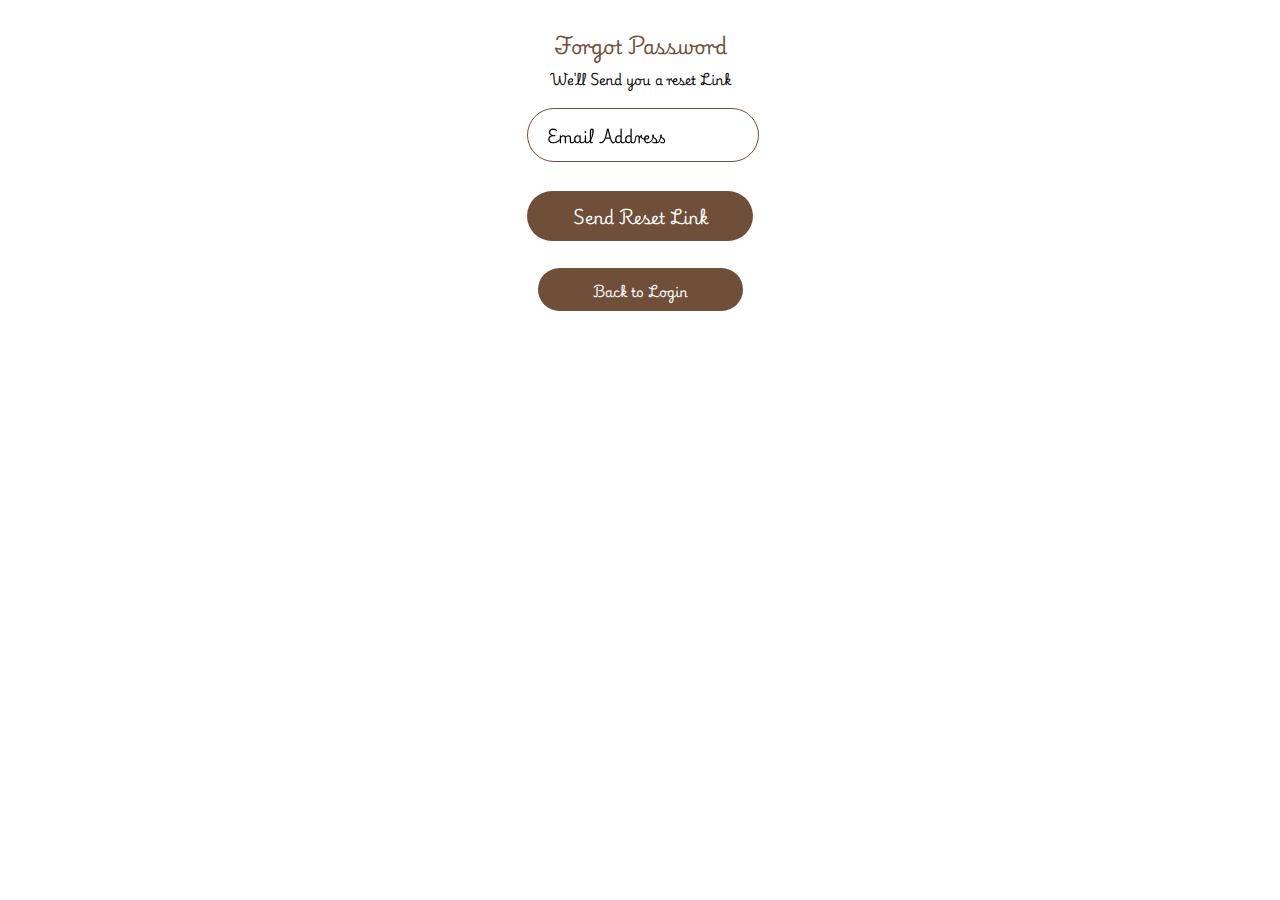
<file: forgot.html>
<!DOCTYPE html>
<html lang="en">
<head>
    <meta charset="UTF-8">
    <meta name="viewport" content="width=device-width, initial-scale=1.0">
    <title>Orzzyl Fashion</title>
    <style>
        @import url('https://fonts.googleapis.com/css2?family=Playwrite+HU:wght@100..400&display=swap');
@import url('https://fonts.googleapis.com/css2?family=Inter:ital,opsz,wght@0,14..32,100..900;1,14..32,100..900&display=swap');
body{
    display: flex;
    flex-direction: column;
    justify-content: center;
    align-items: center;
    Padding: 20px;
}
.signup-container {
    display: flex;
    flex-direction: column;
    justify-content: center;
    align-items: center;
    gap: 5px;
}
.signup-container h1 {
    font-size: 1.2rem;
    color: #704F38;
    margin: 0;
    font-family: "playwrite HU", cursive;
}
.signup-container p {
    font-size: 0.8rem;
    color: #040404;
    margin: 0;
    font-family: "playwrite HU", cursive;
    text-align: center;
}
.form-container{
    width: 100%;
}

.input-group {
      width: 100%;
      display: flex;
      flex-direction: column;
      justify-content: center;
      align-items: center;
      gap: 5px;
    }
    .input-field {
      margin: 12px 0;
      position: relative;
      font-family: "playwrite HU", cursive;
      font-size: 0.8rem;
      width: 100%;
    }
    .input-box {
        width: 100%;
      height: 50px;
      font-size: 15px;
      color: #704F38;
      border: solid 1px #704F38;
      border-radius: 30px;
      background: rgba(255, 255, 255, 0.1);
      -webkit-backdrop-filter: blur(2px);
      backdrop-filter: blur(2px);
      outline: none;
      font-family: "playwrite HU", cursive;
      text-align: center;
    }
    .input-field label {
      position: absolute;
      left: 20px;
      top: 15px;
      font-size: 15px;
      transition: 0.3s ease-in-out;
    }
    .input-box:focus ~ label,
    .input-box:valid ~ label {
      top: 2px;
      font-size: 10px;
      color: #704F38;
      font-weight: 500;
    }
    .input-submit {
      width: 100%;
      height: 50px;
      background-color: #704F38;
      color: white;
      border: none;
      border-radius: 30px;
      font-size: 16px;
      cursor: pointer;
      font-family: "playwrite HU", cursive;
    }
    .input-submit:hover {
      background-color: #5a3c2b;
    }
    .forgot {
      margin-top: 10px;
      font-family: "playwrite HU", cursive;
      background-color: #704F38;
      border-radius: 30px;
        padding: 7px 55px;
        text-align: center;
      
    }
    a {
      color: white;
      text-decoration: none;
      font-size: 0.8rem;
      text-align: center;
    }
    </style>
</head>
<body>
    <section>
        <div class="signup-container">
            <h1>Forgot Password</h1>
            <p>We'll Send you a reset Link</p>
              <form class="input-group" id="forgot-form">
          <div class="input-field">
            <input type="email" class="input-box" id="forgotEmail" required />
            <label for="forgotEmail">Email Address</label>
          </div>
          <div class="input-field">
            <button type="submit" class="input-submit" >Send Reset Link</button>
          </div>
          <div class="forgot">
            <a href="login.html" onclick="backToLogin()">Back to Login</a>
          </div>
        </form>
        </div>
    </section>
</body>
</html>
</file>
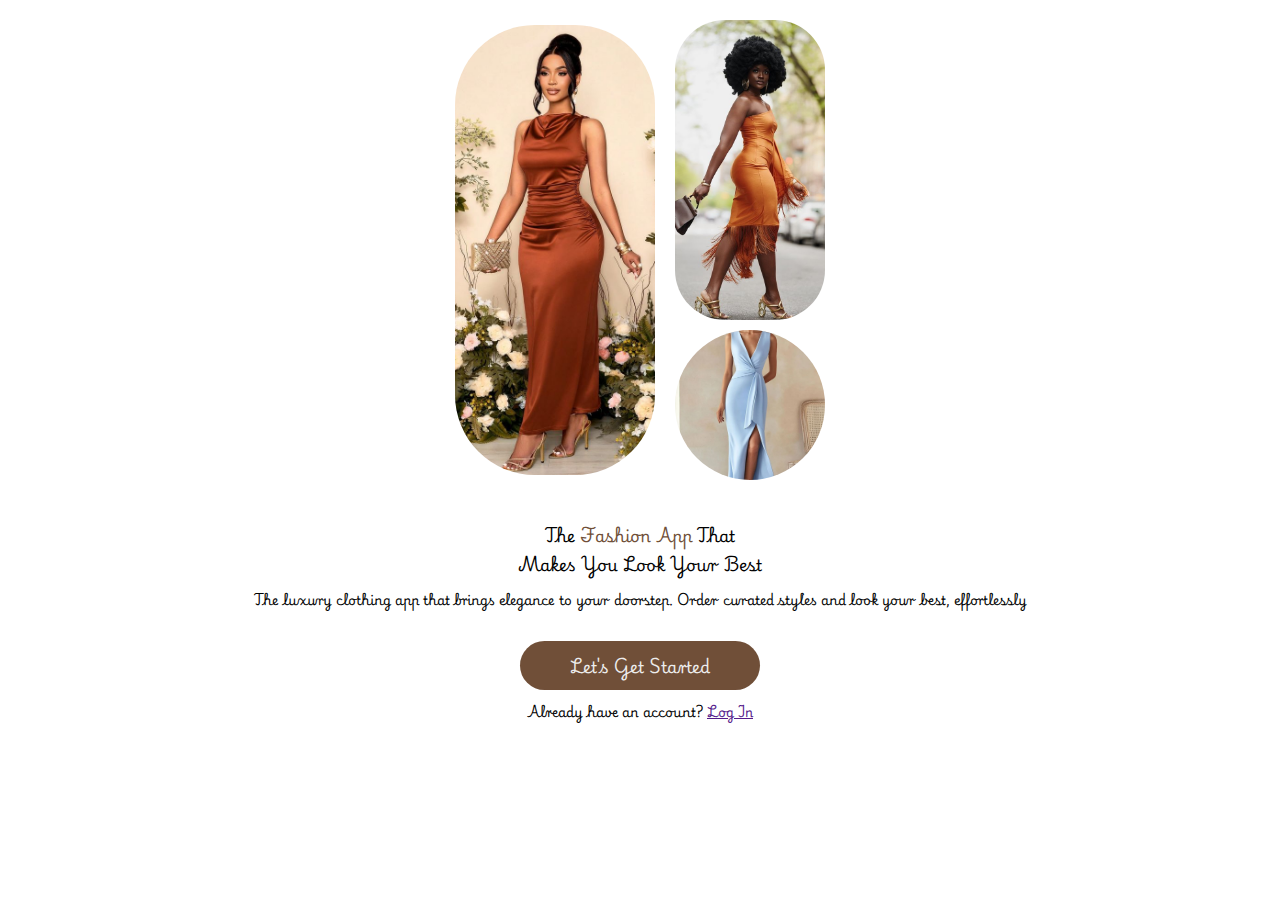
<file: getstarted.html>
<!DOCTYPE html>
<html lang="en">
<head>
    <meta charset="UTF-8">
    <meta name="viewport" content="width=device-width, initial-scale=1.0">
    <title>Orzzyl Fashion</title>
    <link rel="stylesheet" href="getstarted.css">
</head>
<body>
    <div class="overall-contents-container">
    <div class="content-1">
        <div class="mini-content-1">
        <img src="Images/Women's Elegant Solid Color Drape Neck Ruched Sleeveless Party Dress,Perfect For Banquets.jpeg" alt="Orzzyl Fashion background" class="background">
    </div>
    </div>
    <div class="content-2">
            <div class="mini-content-2">
        <img src="Images/African women 👸🏾.jpeg" alt="Orzzyl Fashion background" class="background">
    </div>
          <div class="mini-content-3">
        <img src="Images/Zapakasa Women Sky Blue Sheath Long Satin Work Dress with Slit V-Neck Sleeveless Formal Dress.jpeg" alt="Orzzyl Fashion background" class="background">
    </div>
    </div>
    </div>

    <div class="content-3">
        <h1>The <span>Fashion App </span>That<br> Makes You Look Your Best</h1>
        <p>The luxury clothing app that brings elegance to your doorstep. Order curated styles and look your best, effortlessly</p>
        <div class="button-container">
        <button class="get-started-button" type="button">Let's Get Started</button>
        </div>
        <p>Already have an account? <a href="">Log In</a></p>
    </div>
    <script>
        document.querySelector('.get-started-button').addEventListener('click', function() {
            window.location.href = 'signup.html';
        });
    </script>
</body>
</html>
</file>
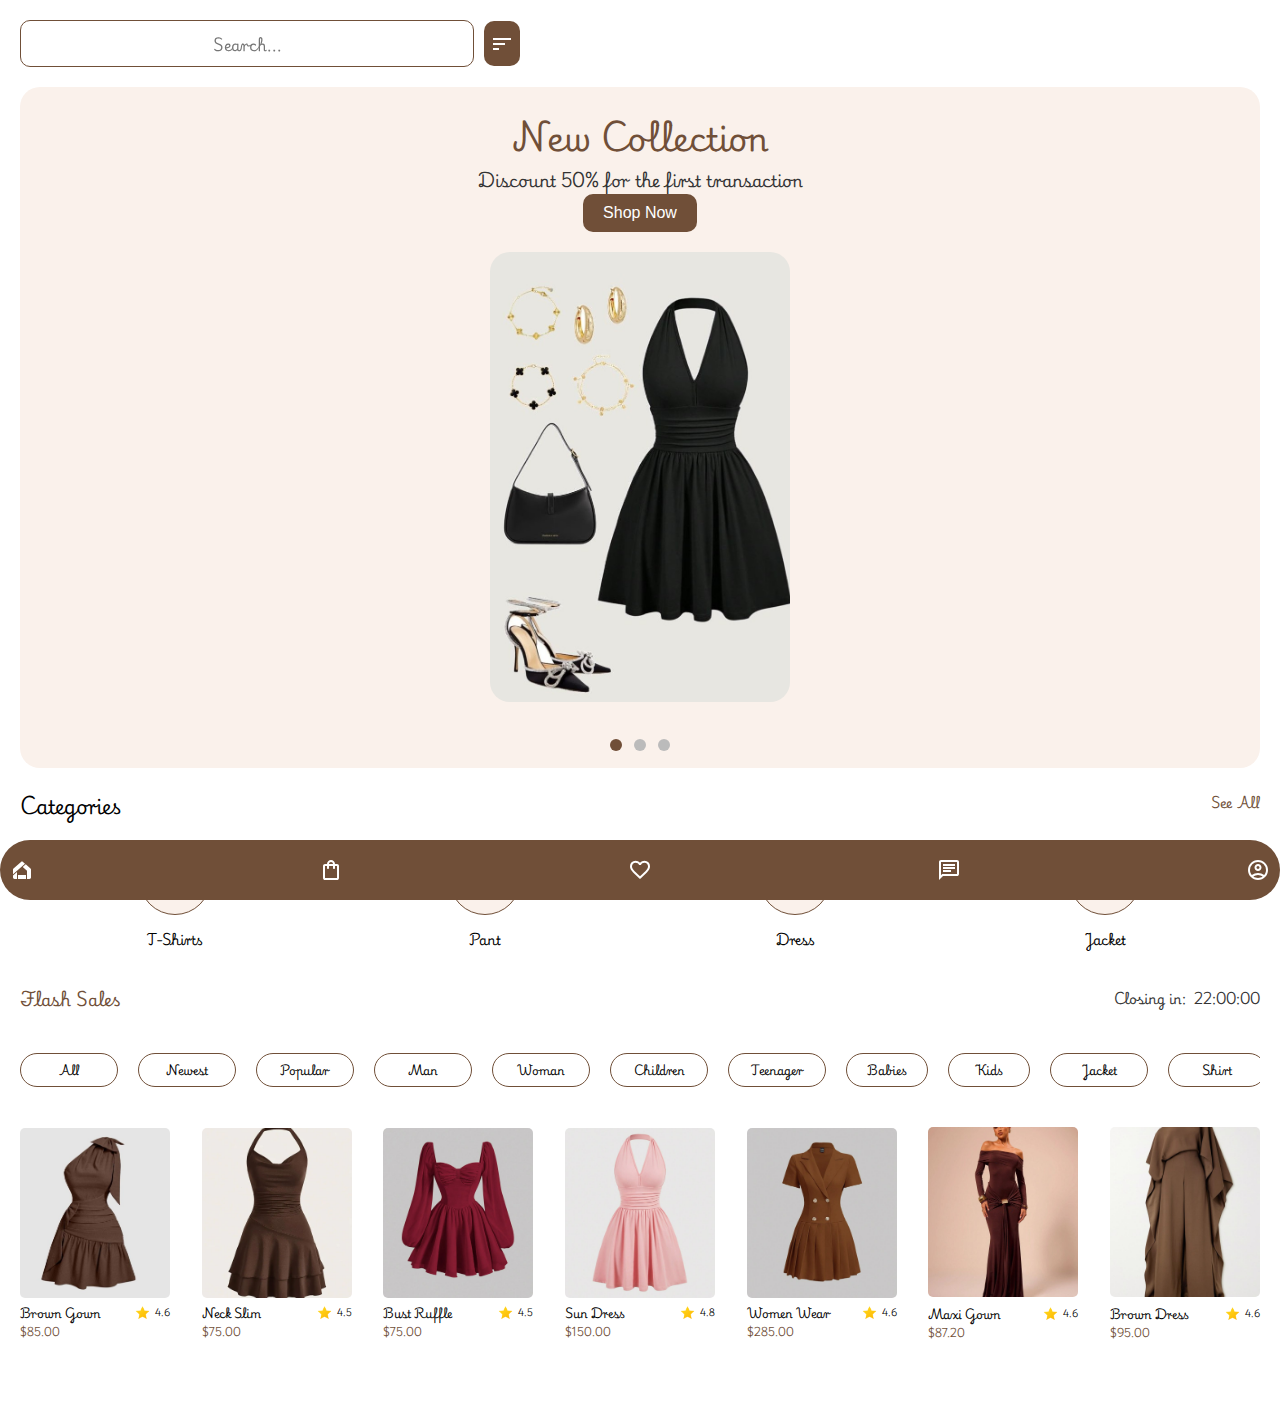
<file: landingpage.html>
<!DOCTYPE html>
<html lang="en">
<head>
  <meta charset="UTF-8" />
  <meta name="viewport" content="width=device-width, initial-scale=1.0"/>
  <title>Orzzyl Fashion</title>
  <link
    rel="stylesheet"
    href="https://cdnjs.cloudflare.com/ajax/libs/font-awesome/6.7.2/css/all.min.css"
    crossorigin="anonymous"
    referrerpolicy="no-referrer"
  />
  <link rel="stylesheet" href="landingpage.css"/>
</head>
<body>
  <div class="search-filter-container">
    <input type="text" placeholder="Search..." class="search-input" />
    <button class="filter-btn" aria-label="Filter" title="Filter" type="button">
      <svg xmlns="http://www.w3.org/2000/svg" height="24px" viewBox="0 -960 960 960" width="24px" fill="#FFFFFF"><path d="M120-240v-80h240v80H120Zm0-200v-80h480v80H120Zm0-200v-80h720v80H120Z"/></svg>
    </button>
  </div>
<div class="slider-container" id="slider-container">
  <div class="slider-wrapper" id="slider">
    <div class="slide">
      <h1>New Collection</h1>
      <p>Discount 50% for the first transaction</p>
      <button class="shop-button" type="button">Shop Now</button>
      <div>
        <img src="Images/download (8).jpeg" alt="Fashion Collection" class="collection-image"/>
      </div>
    </div>
    <div class="slide">
      <h1>Summer Drop</h1>
      <p>Trendy fits for every style - now live!</p>
      <button class="shop-button" type="button">Explore</button>
      <div>
        <img src="Images/download (11).jpeg" alt="Fashion Collection" class="collection-image"/>
      </div>
    </div>
    <div class="slide">
      <h1>Back in Stock</h1>
      <p>Hot picks are back! Shop before they sell out again.</p>
      <button class="shop-button" type="button">Shop Restocks</button>
      <div>
        <img src="Images/download (10).jpeg" alt="Fashion Collection" class="collection-image"/>
      </div>
    </div>
  </div>

  <div class="indicators" id="indicators"></div>
</div>


  <div class="categories">
    <h1>Categories</h1>
    <p><a href="">See All</a></p>
  </div>
<div class="categories-container">
  <div class="categories-image-container">
    <div class="category-item">
      <img src="Images/icons8-t-shirt-50.png" alt="Category 1" class="category-image"/>
  </div>
 <p>T-Shirts</p>
</div>
  <div class="categories-image-container">
    <div class="category-item">
      <img src="Images/icons8-womens-pants-48.png" alt="Category 1" class="category-image"/>
  </div>
 <p>Pant</p>
</div>
  <div class="categories-image-container">
    <div class="category-item">
      <img src="Images/icons8-little-black-dress-48.png" alt="Category 1" class="category-image"/>
  </div>
 <p>Dress</p>
</div>
  <div class="categories-image-container">
    <div class="category-item">
      <img src="Images/icons8-coat-64.png" alt="Category 1" class="category-image"/>
  </div>
 <p>Jacket</p>
</div>
</div>

<div class="flash-sales-container">
  <h1 class="flash-sales-title">Flash Sales</h1>
  <div id="flash-timer" class="flash-timer-row">
    <span class="closing-label">Closing in:</span>
    <span id="timer-value">22:00:00</span>
  </div>
</div>

    <div class="example">
        <div class="cards-container" id="cardsContainer">
            <div class="card"><a href=#incidentForm>All</a></div>
            <div class="card"><a href=#incidentForm>Newest</a></div>
            <div class="card"><a href=#incidentForm>Popular</a></div>
            <div class="card"><a href=#incidentForm>Man</a></div>
            <div class="card"><a href=#incidentForm>Woman</a></div>
            <div class="card"><a href=#incidentForm>Children</a></div>
            <div class="card"><a href=#incidentForm>Teenager</a></div>
            <div class="card names"><a href=#incidentForm>Babies</a></div>
            <div class="card names"><a href=#incidentForm>Kids</a></div>
               <div class="card"><a href=#incidentForm>Jacket</a></div>
            <div class="card"><a href=#incidentForm>Shirt</a></div>
            <div class="card"><a href=#incidentForm>Pant</a></div>
            <div class="card"><a href=#incidentForm>T-Shirt</a></div>
               <div class="card"><a href=#incidentForm>Skirt</a></div>
            <div class="card"><a href=#incidentForm>Casuals</a></div>
            <div class="card"><a href=#incidentForm>Sweaters</a></div>
            <div class="card"><a href=#incidentForm>Trousers</a></div>
               <div class="card"><a href=#incidentForm>Jean</a></div>
            <div class="card"><a href=#incidentForm>Watches</a></div>
            <div class="card"><a href=#incidentForm>Bags</a></div>
            <div class="card"><a href=#incidentForm>Shoes</a></div>
               <div class="card"><a href=#incidentForm>Sandals</a></div>
            <div class="card"><a href=#incidentForm>Slippers</a></div>
            <div class="card"><a href=#incidentForm>Nighty</a></div>
            <div class="card names"><a href=#incidentForm>Gown</a></div>
            <div class="card"><a href=#incidentForm>UnderWears</a></div>
        </div>
    </div>
    
<section class="Sales-item-container">
<a href="products.html">
    <div class="sales-item-image-container">
    <img src="Images/summer-clothes  (2).jpeg" alt="Summer Clothes" class="sales-item-image"/>
<div class="sales-items-details">
    <div class="item-name">
      <h1>Brown Gown</h1>
      <p class="item-rating"><img src="Images/icons8-star-48.png" alt="rating star" class="rating"> 4.6 </p>
  </div>
    <h2 class="item-price">$85.00</h2>
</div>
  </div>
</a>

<a href="products1.html">
    <div class="sales-item-image-container">
    <img src="Images/neckslim4 (1).jpeg" alt="Summer Clothes" class="sales-item-image"/>
<div class="sales-items-details">
    <div class="item-name">
      <h1>Neck Slim</h1>
      <p class="item-rating"><img src="Images/icons8-star-48.png" alt="rating star" class="rating"> 4.5 </p>
  </div>
    <h2 class="item-price">$75.00</h2>
</div>
  </div>
</a>





<a href="product2.html">
    <div class="sales-item-image-container">
    <img src="Images/bustruffle (1).jpeg" alt="Summer Clothes" class="sales-item-image"/>
<div class="sales-items-details">
    <div class="item-name">
      <h1>Bust Ruffle</h1>
      <p class="item-rating"><img src="Images/icons8-star-48.png" alt="rating star" class="rating"> 4.5 </p>
  </div>
    <h2 class="item-price">$75.00</h2>
</div>
  </div>
</a>









<a href="product3.html">
    <div class="sales-item-image-container">
    <img src="Images/Halter V-Neck Solid Color Casual Daily Wear Sundress.jpeg" alt="Summer Clothes" class="sales-item-image"/>
<div class="sales-items-details">
    <div class="item-name">
      <h1>Sun Dress</h1>
      <p class="item-rating"><img src="Images/icons8-star-48.png" alt="rating star" class="rating"> 4.8 </p>
  </div>
    <h2 class="item-price">$150.00</h2>
</div>
  </div>
</a>

<a href="product4.html">
    <div class="sales-item-image-container">
    <img src="Images/womenwear.jpeg" alt="Summer Clothes" class="sales-item-image"/>
<div class="sales-items-details">
    <div class="item-name">
      <h1>Women Wear</h1>
      <p class="item-rating"><img src="Images/icons8-star-48.png" alt="rating star" class="rating"> 4.6 </p>
  </div>
    <h2 class="item-price">$285.00</h2>
</div>
  </div>
</a>

    <div class="sales-item-image-container">
    <img src="Images/MUSERA Off Shoulder Long Sleeve Maxi Dress Vacation Summer Valentines.jpeg" alt="Summer Clothes" class="sales-item-image"/>
<div class="sales-items-details">
    <div class="item-name">
      <h1>Maxi Gown</h1>
      <p class="item-rating"><img src="Images/icons8-star-48.png" alt="rating star" class="rating"> 4.6 </p>
  </div>
    <h2 class="item-price">$87.20</h2>
</div>
  </div>




      <div class="sales-item-image-container">
    <img src="Images/Taller Marmo - Jerry Cape-effect One-shoulder Crepe Jumpsuit - Brown - IT44.jpeg" alt="Summer Clothes" class="sales-item-image"/>
<div class="sales-items-details">
    <div class="item-name">
      <h1> Brown Dress</h1>
      <p class="item-rating"><img src="Images/icons8-star-48.png" alt="rating star" class="rating"> 4.6 </p>
  </div>
    <h2 class="item-price">$95.00</h2>
</div>
  </div>
</section>















<section class="overall-menu-icon-container">
  <div class="menu-icon-container">
    <div class="menu-icon">
      <svg xmlns="http://www.w3.org/2000/svg" class="svg"  height="24px" viewBox="0 -960 960 960" width="24px" fill="#FFFFFF"><path d="M180-120q-25 0-42.5-17.5T120-180v-76l160-142v278H180Zm140 0v-160h320v160H320Zm360 0v-328L509-600l121-107 190 169q10 9 15 20.5t5 24.5v313q0 25-17.5 42.5T780-120H680ZM120-310v-183q0-13 5-25t15-20l300-266q8-8 18.5-11.5T480-819q11 0 21.5 3.5T520-804l80 71-480 423Z"/></svg>
    </div>
    <div class="menu-icon">
      <svg xmlns="http://www.w3.org/2000/svg" class="svg"  height="24px" viewBox="0 -960 960 960" width="24px" fill="#FFFFFF"><path d="M240-80q-33 0-56.5-23.5T160-160v-480q0-33 23.5-56.5T240-720h80q0-66 47-113t113-47q66 0 113 47t47 113h80q33 0 56.5 23.5T800-640v480q0 33-23.5 56.5T720-80H240Zm0-80h480v-480h-80v80q0 17-11.5 28.5T600-520q-17 0-28.5-11.5T560-560v-80H400v80q0 17-11.5 28.5T360-520q-17 0-28.5-11.5T320-560v-80h-80v480Zm160-560h160q0-33-23.5-56.5T480-800q-33 0-56.5 23.5T400-720ZM240-160v-480 480Z"/></svg>
    </div>
    <div class="menu-icon">
      <svg xmlns="http://www.w3.org/2000/svg" class="svg"  height="24px" viewBox="0 -960 960 960" width="24px" fill="#FFFFFF"><path d="m480-120-58-52q-101-91-167-157T150-447.5Q111-500 95.5-544T80-634q0-94 63-157t157-63q52 0 99 22t81 62q34-40 81-62t99-22q94 0 157 63t63 157q0 46-15.5 90T810-447.5Q771-395 705-329T538-172l-58 52Zm0-108q96-86 158-147.5t98-107q36-45.5 50-81t14-70.5q0-60-40-100t-100-40q-47 0-87 26.5T518-680h-76q-15-41-55-67.5T300-774q-60 0-100 40t-40 100q0 35 14 70.5t50 81q36 45.5 98 107T480-228Zm0-273Z"/></svg>
    </div>
    <div class="menu-icon">
      <svg xmlns="http://www.w3.org/2000/svg" class="svg"  height="24px" viewBox="0 -960 960 960" width="24px" fill="#FFFFFF"><path d="M240-400h320v-80H240v80Zm0-120h480v-80H240v80Zm0-120h480v-80H240v80ZM80-80v-720q0-33 23.5-56.5T160-880h640q33 0 56.5 23.5T880-800v480q0 33-23.5 56.5T800-240H240L80-80Zm126-240h594v-480H160v525l46-45Zm-46 0v-480 480Z"/></svg>
    </div>
    <div class="menu-icon">
      <svg xmlns="http://www.w3.org/2000/svg" class="svg" height="24px" viewBox="0 -960 960 960" width="24px" fill="#FFFFFF"><path d="M234-276q51-39 114-61.5T480-360q69 0 132 22.5T726-276q35-41 54.5-93T800-480q0-133-93.5-226.5T480-800q-133 0-226.5 93.5T160-480q0 59 19.5 111t54.5 93Zm246-164q-59 0-99.5-40.5T340-580q0-59 40.5-99.5T480-720q59 0 99.5 40.5T620-580q0 59-40.5 99.5T480-440Zm0 360q-83 0-156-31.5T197-197q-54-54-85.5-127T80-480q0-83 31.5-156T197-763q54-54 127-85.5T480-880q83 0 156 31.5T763-763q54 54 85.5 127T880-480q0 83-31.5 156T763-197q-54 54-127 85.5T480-80Zm0-80q53 0 100-15.5t86-44.5q-39-29-86-44.5T480-280q-53 0-100 15.5T294-220q39 29 86 44.5T480-160Zm0-360q26 0 43-17t17-43q0-26-17-43t-43-17q-26 0-43 17t-17 43q0 26 17 43t43 17Zm0-60Zm0 360Z"/></svg>
    </div>
  </div>
</section>










<script>
  const slider = document.getElementById("slider");
  const slides = document.querySelectorAll(".slide");
  const indicators = document.getElementById("indicators");
  const container = document.getElementById("slider-container");

  let currentSlide = 0;
  let slideInterval;
  const totalSlides = slides.length;

  // Create indicators
  for (let i = 0; i < totalSlides; i++) {
    const dot = document.createElement("span");
    dot.classList.add("dot");
    dot.addEventListener("click", () => goToSlide(i));
    indicators.appendChild(dot);
  }

  function updateSlider() {
    slider.style.transform = `translateX(-${currentSlide * 100}%)`;
    document.querySelectorAll(".dot").forEach((dot, index) => {
      dot.classList.toggle("active", index === currentSlide);
    });
  }

  function nextSlide() {
    currentSlide = (currentSlide + 1) % totalSlides;
    updateSlider();
  }

  function goToSlide(index) {
    currentSlide = index;
    updateSlider();
  }

  function startAutoplay() {
    slideInterval = setInterval(nextSlide, 4000);
  }

  function stopAutoplay() {
    clearInterval(slideInterval);
  }

  // Initialize
  updateSlider();
  startAutoplay();

  // Pause on hover
  container.addEventListener("mouseenter", stopAutoplay);
  container.addEventListener("mouseleave", startAutoplay);

  // Countdown timer for Flash Sales
  const timerElement = document.getElementById("flash-timer");
  const timerValue = document.getElementById("timer-value");
  let remainingSeconds = 22 * 60 * 60; // 22 hours in seconds

  function updateTimer() {
    const hours = Math.floor(remainingSeconds / 3600);
    const minutes = Math.floor((remainingSeconds % 3600) / 60);
    const seconds = remainingSeconds % 60;

    timerValue.textContent =
      `${hours.toString().padStart(2, "0")}:` +
      `${minutes.toString().padStart(2, "0")}:` +
      `${seconds.toString().padStart(2, "0")}`;

    if (remainingSeconds > 0) {
      remainingSeconds--;
    } else {
      timerValue.textContent = "00:00:00";
    }
  }

  updateTimer();
  setInterval(updateTimer, 1000);
</script>
</body>
</html>
</file>
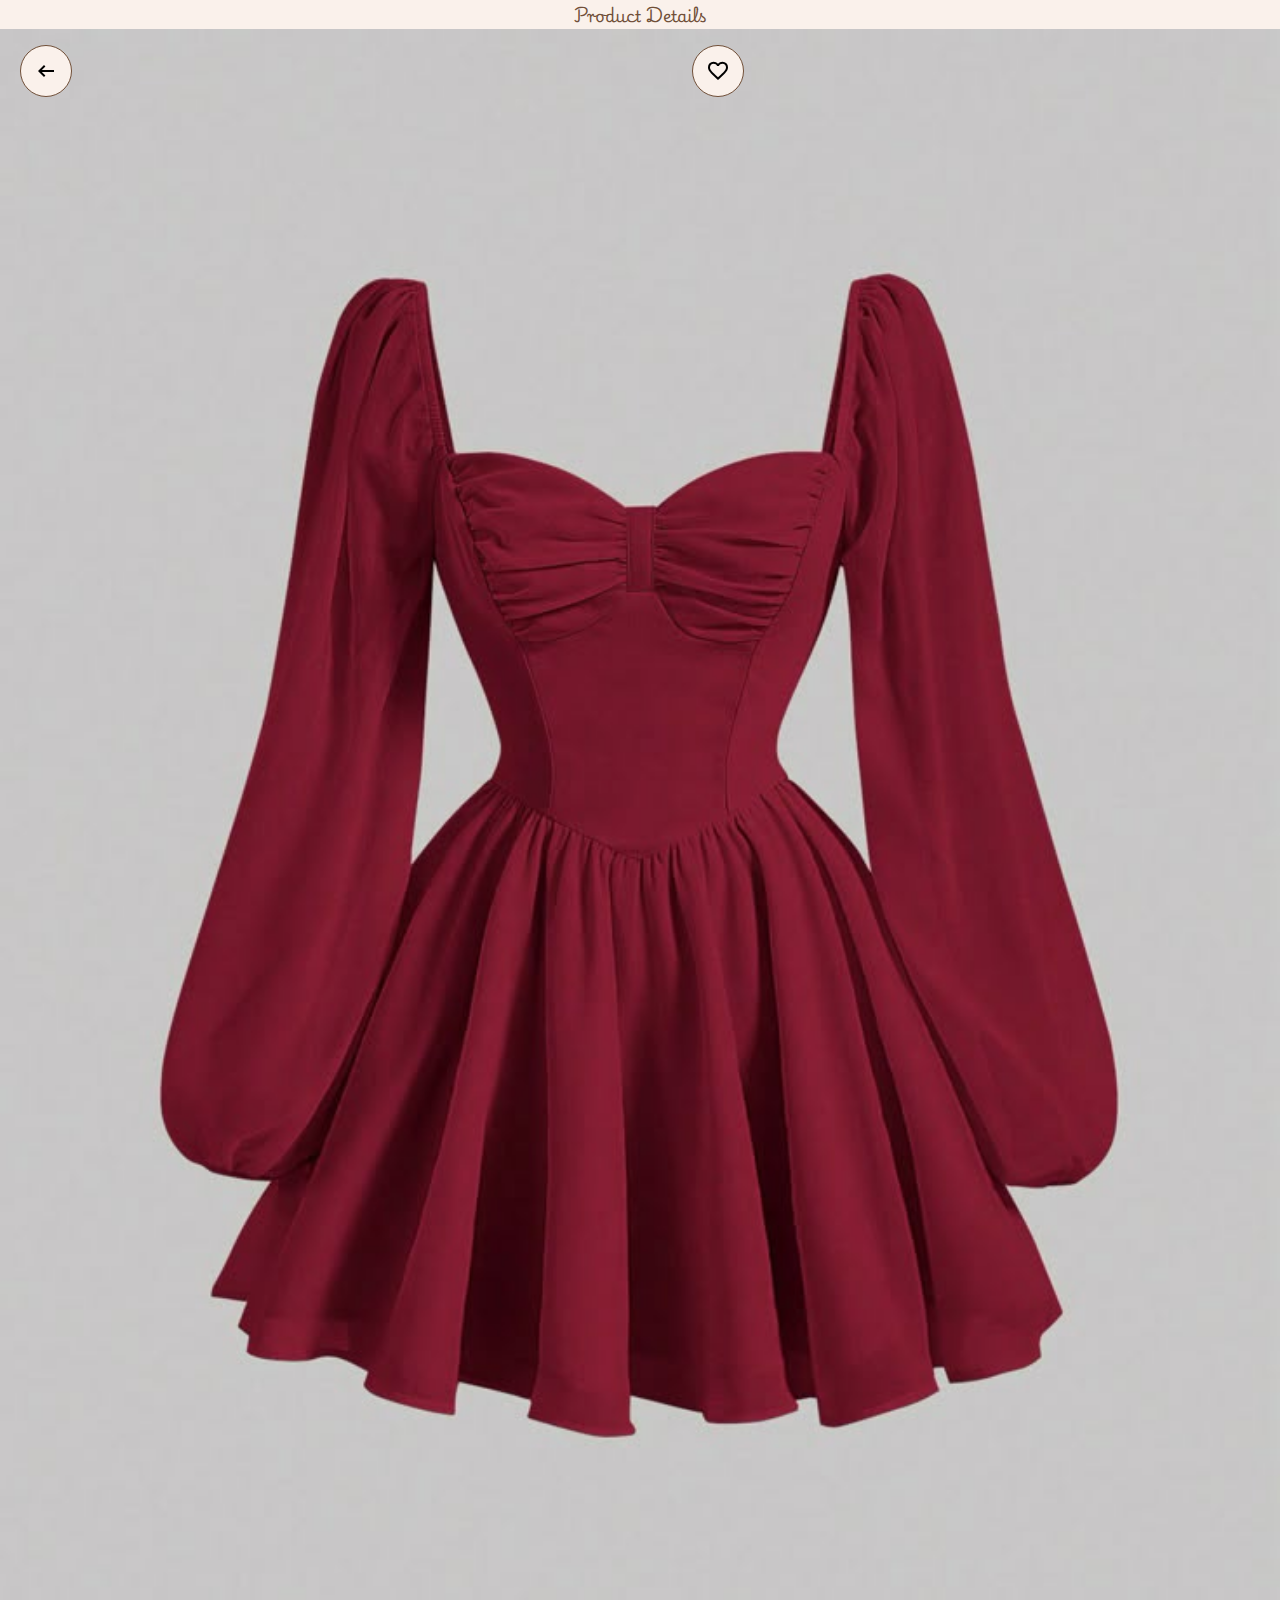
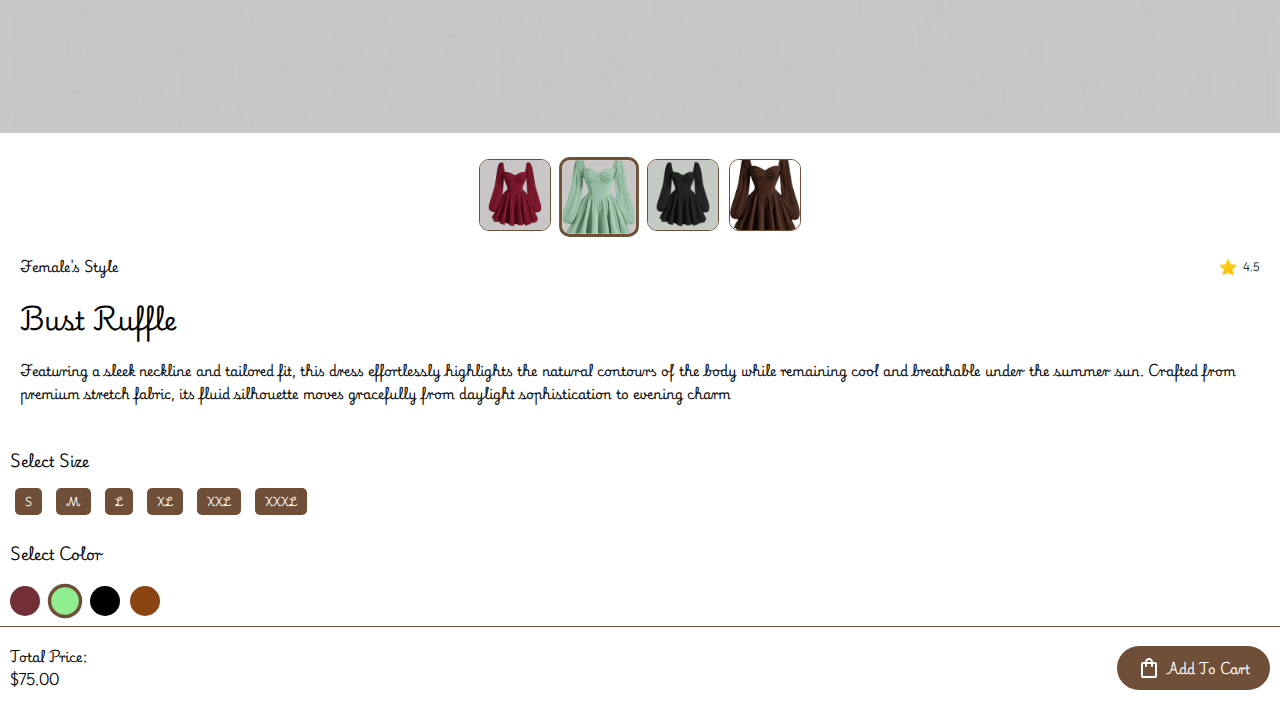
<file: product2.html>
<!DOCTYPE html>
<html lang="en">
<head>
    <meta charset="UTF-8">
    <meta name="viewport" content="width=device-width, initial-scale=1.0">
    <title>Document</title>
</head>
<style>
    @import url('https://fonts.googleapis.com/css2?family=Playwrite+HU:wght@100..400&display=swap');
    @import url('https://fonts.googleapis.com/css2?family=Inter:ital,opsz,wght@0,14..32,100..900;1,14..32,100..900&display=swap');
    
    body {
        font-family: "playwrite HU", cursive;
        margin: 0;
        padding: 0;
        font-size: 0.8rem;
    }
    .product-header {
        text-align: center;
        background-color: #faf1eb;
    }
    .product-header h3 {
        font-size: 1rem;
        color: #704F38;
       margin: 0;
        font-family: "playwrite HU", cursive;
    }
    .produtct-image-container {
       position: relative;
    }
    .product-image{
        width: 100%;
        height: auto;
    }
    .product-icons {
        display: flex;
        justify-content: center;
        align-items: center;
        margin-top: 10px;
        position: absolute;
        top: 25px;
        left: 10px;
        gap: 180px
    }
    .icon-1, .icon-2 {
        display: inline-block;
        margin: 10px;
        cursor: pointer;
        background-color: #faf1eb;
        width: 40px;
        height: 40px;
        display: flex;
        justify-content: center;
        align-items: center;
        border-radius: 100%;
        border: 1px solid #704F38;
        transition: all 0.3s ease;
    }
    
    .icon-1:hover, .icon-2:hover {
        background-color: #704F38;
        transform: scale(1.1);
    }
    
    .icon-1:hover svg, .icon-2:hover svg {
        fill: #fff;
    }
    
    .icon-2.favorited {
        background-color: #dc2626;
        border-color: #dc2626;
    }
    
    .icon-2.favorited svg {
        fill: #fff;
    }
    
    .product-details-image{
        display: flex;
        flex-wrap: wrap;
        justify-content: center;
        gap: 10px;
        margin-top: 20px;
    }
    .product-details-image img {
        width: 70px;
        height: 70px;
        object-fit: cover;
        border-radius: 10px;
        border: 1px solid #704F38;
        transition: transform 0.3s ease;
        cursor: pointer;
    }
.product-details-image img:hover {
        transform: scale(1.1);
    }
    
    .product-details-image img.active {
        border: 3px solid #704F38;
        transform: scale(1.05);
    }
    
    .product-details{
        margin: 20px;
        font-family: "playwrite HU", cursive;
    }
    .product-details p {
        margin: 0;
    }
.mini-product-details {
        display: flex;
        justify-content: space-between;
        align-items: center;
    }
    .item-rating-1 {
        display: flex;
        align-items: center;
        justify-content: center;
        gap: 5px;
        font-size: 0.57rem;
    }
    .rating-1{
        width: 20px;
        height: 20px;
    }
 .size-options{
    padding: 10px;
 }
.size-options h2{
        font-size: 0.9rem;
        margin-bottom: 10px;
    }
.size-options button {
        margin: 5px;
        border: none;
        border-radius: 5px;
        background-color: #704F38;
        color: white;
        cursor: pointer;
        font-family: "playwrite HU", cursive;
        font-size: 0.6rem;
        padding: 5px 10px;
        font-weight: 500;
        transition: all 0.3s ease;
    }
    
.size-options button:hover {
        background-color: #5a3e2a;
        transform: scale(1.05);
    }
    
.size-options button.selected {
        background-color: #5a3e2a;
        transform: scale(1.05);
    }


.select-color {
        font-size: 0.9rem;
        padding: 10px;
        margin: 0;
    }
    .color-options {
        display: flex;
        gap: 10px;
        padding: 10px;
    }
    .color-options button {
        width: 30px;
        height: 30px;
        border: none;
        border-radius: 100%;
        cursor: pointer;
        transition: transform 0.3s ease;
    }
    .color-options button:hover {
        transform: scale(1.1);
        border: 2px solid #000;
    }
    
    .color-options button.selected {
        transform: scale(1.15);
        border: 3px solid #704F38;
    }
    
   .button1 {
        background-color: #722F37;
    }
    .button2 {
        background-color: #90EE90;
    }
    .button3 {
        background-color: #000;
    }
    .button4 {
        background-color: #8B4513;
    }
    .button5 {
        background-color: #98FB98;
    }
    .button6 {
        background-color: #FFD700;
    }
    .button7 {
        background-color: #FFB6C1;
    }

.add-to-cart {
    display: flex;
    justify-content: space-between;
    align-items: center;
    padding: 10px;
    border-top: 1px solid #704F38;
}
.add-to-cart h1{
    font-size: 0.8rem;
    width: 100px;
}


.add-to-cart-button {
        background-color: #704F38;
        color: white;
        border: none;
        padding: 10px 20px;
        border-radius: 30px;
        cursor: pointer;
        font-family: "playwrite HU", cursive;
        font-size: 0.8rem;
        display: flex;
        align-items: center;
        gap: 5px;
        transition: all 0.3s ease;
    }
    
.add-to-cart-button:hover {
        background-color: #5a3e2a;
        transform: scale(1.05);
    }
    
    @media (min-width: 375px) {
        .product-icons {
          gap: 240px;
        }
        .icon-1, .icon-2 {
            width: 40px;
            height: 40px;
        }
    }
    @media (min-width: 425px) {
        .product-icons {
          gap: 280px;
        }
        .icon-1, .icon-2 {
            width: 40px;
            height: 40px;
        }
    }
    @media (min-width: 768px) {
        .product-icons {
          gap: 600px;
        }
        .icon-1, .icon-2 {
            width: 50px;
            height: 50px;
        }
    }
</style>
<body>
    
<section class="product-page" id="">
    <div class="product-header">
        <h3>Product Details</h3>
    </div>
  <div class="product-image-container">
    <img src="Images/bustruffle (1).jpeg" alt="" class="product-image" id="mainProductImage"/>
  </div>
  <section class="product-icons">
    <div class="icon-1" onclick="goBack()">
      <svg xmlns="http://www.w3.org/2000/svg" height="24px" viewBox="0 -960 960 960" width="24px" fill="#000"><path d="M400-240 160-480l240-240 56 58-142 142h486v80H314l142 142-56 58Z"/></svg>
    </div>
    <div class="icon-2" id="favoriteBtn" onclick="toggleFavorite()">
      <svg xmlns="http://www.w3.org/2000/svg" height="24px" viewBox="0 -960 960 960" width="24px" fill="#000"><path d="m480-120-58-52q-101-91-167-157T150-447.5Q111-500 95.5-544T80-634q0-94 63-157t157-63q52 0 99 22t81 62q34-40 81-62t99-22q94 0 157 63t63 157q0 46-15.5 90T810-447.5Q771-395 705-329T538-172l-58 52Zm0-108q96-86 158-147.5t98-107q36-45.5 50-81t14-70.5q0-60-40-100t-100-40q-47 0-87 26.5T518-680h-76q-15-41-55-67.5T300-774q-60 0-100 40t-40 100q0 35 14 70.5t50 81q36 45.5 98 107T480-228Zm0-273Z"/></svg>
    </div>
  </section>
</section>

<section>
    <div class="product-details-image">
        <img src="Images/bustruffle (1).jpeg" alt="" onclick="changeMainImage(this)"/>
         <img src="Images/bustruffle (2).jpeg" alt="" onclick="changeMainImage(this)" class="active"/>
         <img src="Images/bustruffle (3).jpeg" alt="" onclick="changeMainImage(this)"/>
          <img src="Images/bustruffle (4).jpeg" alt="" onclick="changeMainImage(this)"/>
            <!-- <img src="Images/neckslim5.jpeg" alt="" onclick="changeMainImage(this)"/>
            <img src="Images/neckslim6.jpeg" alt="" onclick="changeMainImage(this)"/>
            <img src="Images/neckslim7.jpeg" alt="" onclick="changeMainImage(this)"/> -->
    </div>
    <div class="product-details">
        <div class="mini-product-details">
            <p>Female's Style</p>
        <p class="item-rating-1"><img src="Images/icons8-star-48.png" alt="rating star" class="rating-1"> 4.5 </p>
        </div>
        <h1>Bust Ruffle</h1>
        <p> Featuring a sleek neckline and tailored fit, this dress effortlessly highlights the natural contours of the body while remaining cool and breathable under the summer sun. Crafted from premium stretch fabric, its fluid silhouette moves gracefully from daylight sophistication to evening charm</p>
    </div>
    <!-- Size Buttons -->
<div class="size-options">
  <h2>Select Size</h2>
  <button class="size-buttons" type="button" tabindex="0" aria-label="Size S" title="Size S" onclick="selectSize(this)">S</button>
  <button class="size-buttons" type="button" tabindex="0" aria-label="Size M" title="Size M" onclick="selectSize(this)">M</button>
  <button class="size-buttons" type="button" tabindex="0" aria-label="Size L" title="Size L" onclick="selectSize(this)">L</button>
  <button class="size-buttons" type="button" tabindex="0" aria-label="Size XL" title="Size XL" onclick="selectSize(this)">XL</button>
  <button class="size-buttons" type="button" tabindex="0" aria-label="Size XXL" title="Size XXL" onclick="selectSize(this)">XXL</button>
  <button class="size-buttons" type="button" tabindex="0" aria-label="Size XXXL" title="Size XXXL" onclick="selectSize(this)">XXXL</button>
</div>

<!-- Color Buttons -->
<h2 class="select-color">Select Color</h2>
<div class="color-options">
  <button class="color-button button1" type="button" tabindex="0" aria-label="Wine" title="Wine" onclick="selectColor(this)"></button>
  <button class="color-button button2 selected" type="button" tabindex="0" aria-label="Green" title="Green" onclick="selectColor(this)"></button>
  <button class="color-button button3" type="button" tabindex="0" aria-label="Black" title="Black" onclick="selectColor(this)"></button>
  <button class="color-button button4" type="button" tabindex="0" aria-label="Brown" title="Brown" onclick="selectColor(this)"></button>
  <!-- <button class="color-button button5" type="button" tabindex="0" aria-label="LightGreen" title="LightGreen" onclick="selectColor(this)"></button>
  <button class="color-button button6" type="button" tabindex="0" aria-label="Yellow" title="Yellow" onclick="selectColor(this)"></button>
  <button class="color-button button7" type="button" tabindex="0" aria-label="Pink" title="Pink" onclick="selectColor(this)"></button> -->
</div>

<!-- Add To Cart Button -->
<div class="add-to-cart">
  <h1>Total Price: $75.00</h1>
  <button class="add-to-cart-button" type="button" tabindex="0" aria-label="Add To Cart" title="Add To Cart" onclick="addToCart()">
    <svg xmlns="http://www.w3.org/2000/svg" height="24px" viewBox="0 -960 960 960" width="24px" fill="#ffff"><path d="M240-80q-33 0-56.5-23.5T160-160v-480q0-33 23.5-56.5T240-720h80q0-66 47-113t113-47q66 0 113 47t47 113h80q33 0 56.5 23.5T800-640v480q0 33-23.5 56.5T720-80H240Zm0-80h480v-480h-80v80q0 17-11.5 28.5T600-520q-17 0-28.5-11.5T560-560v-80H400v80q0 17-11.5 28.5T360-520q-17 0-28.5-11.5T320-560v-80h-80v480Zm160-560h160q0-33-23.5-56.5T480-800q-33 0-56.5 23.5T400-720ZM240-160v-480 480Z"/></svg>
    Add To Cart
  </button>
</div>
</section>

<script>
    let isFavorited = false;
    let selectedSize = null;
    let selectedColor = 'Brown'; // Default selected color

    // Function to change main image when thumbnail is clicked
    function changeMainImage(clickedImage) {
        const mainImage = document.getElementById('mainProductImage');
        const allThumbnails = document.querySelectorAll('.product-details-image img');
        
        // Update main image source
        mainImage.src = clickedImage.src;
        
        // Remove active class from all thumbnails
        allThumbnails.forEach(img => img.classList.remove('active'));
        
        // Add active class to clicked thumbnail
        clickedImage.classList.add('active');
    }

    // Function to toggle favorite status
    function toggleFavorite() {
        const favoriteBtn = document.getElementById('favoriteBtn');
        isFavorited = !isFavorited;
        
        if (isFavorited) {
            favoriteBtn.classList.add('favorited');
            // Optional: Show a message or save to favorites list
            showMessage('Added to favorites!');
        } else {
            favoriteBtn.classList.remove('favorited');
            showMessage('Removed from favorites!');
        }
    }

    // Function to go back (you can customize this based on your needs)
    function goBack() {
        // Option 1: Go back in browser history
        if (window.history.length > 1) {
            window.history.back();
        } else {
            // Option 2: Redirect to a specific page if no history
            window.location.href = 'index.html'; // Change to your main page
        }
        
        // Option 3: You could also just show a message
        // showMessage('Going back...');
    }

    // Function to select size
    function selectSize(button) {
        // Remove selected class from all size buttons
        document.querySelectorAll('.size-buttons').forEach(btn => btn.classList.remove('selected'));
        
        // Add selected class to clicked button
        button.classList.add('selected');
        selectedSize = button.textContent;
        
        showMessage(`Size ${selectedSize} selected`);
    }

    // Color to image mapping
    const colorImageMap = {
        'wine': 'Images/bustruffle (1).jpeg',
        'Green': 'Images/bustruffle (2).jpeg',
        'Black': 'Images/bustruffle (3).jpeg',
        'Brown': 'Images/bustruffle (4).jpeg',
    };

    // Function to select color
    function selectColor(button) {
        // Remove selected class from all color buttons
        document.querySelectorAll('.color-button').forEach(btn => btn.classList.remove('selected'));
        
        // Add selected class to clicked button
        button.classList.add('selected');
        selectedColor = button.getAttribute('title');
        
        // Change main image based on selected color
        const mainImage = document.getElementById('mainProductImage');
        const newImageSrc = colorImageMap[selectedColor];
        
        if (newImageSrc) {
            mainImage.src = newImageSrc;
            
            // Update active thumbnail to match the new main image
            const allThumbnails = document.querySelectorAll('.product-details-image img');
            allThumbnails.forEach(img => {
                img.classList.remove('active');
                if (img.src.includes(newImageSrc.split('/').pop())) {
                    img.classList.add('active');
                }
            });
        }
        
        showMessage(`${selectedColor} color selected`);
    }

    // Function to add to cart
    function addToCart() {
        if (!selectedSize) {
            showMessage('Please select a size first!');
            return;
        }
        
        const cartItem = {
            name: 'Neck Slim Dress',
            size: selectedSize,
            color: selectedColor,
            price: 75.00
        };
        
        // Here you would typically save to localStorage or send to server
        console.log('Adding to cart:', cartItem);
        showMessage(`Added ${cartItem.name} (${cartItem.color}, Size ${cartItem.size}) to cart!`);
        
        // Optional: Update cart counter, redirect to cart, etc.
    }

    // Utility function to show messages
    function showMessage(message) {
        // Create a temporary message element
        const messageDiv = document.createElement('div');
        messageDiv.textContent = message;
        messageDiv.style.cssText = `
            position: fixed;
            top: 20px;
            right: 20px;
            background-color: #704F38;
            color: white;
            padding: 10px 20px;
            border-radius: 5px;
            z-index: 1000;
            font-family: "playwrite HU", cursive;
            font-size: 0.8rem;
        `;
        
        document.body.appendChild(messageDiv);
        
        // Remove message after 3 seconds
        setTimeout(() => {
            document.body.removeChild(messageDiv);
        }, 3000);
    }

    // Initialize the page
    document.addEventListener('DOMContentLoaded', function() {
        // Set default selections
        const defaultColorButton = document.querySelector('.button2'); // Brown color
        if (defaultColorButton) {
            defaultColorButton.classList.add('selected');
        }
        
        // Set first thumbnail as active if none is set
        const firstThumbnail = document.querySelector('.product-details-image img');
        if (firstThumbnail && !document.querySelector('.product-details-image img.active')) {
            firstThumbnail.classList.add('active');
        }
    });
</script>
</body>
</html>
</file>
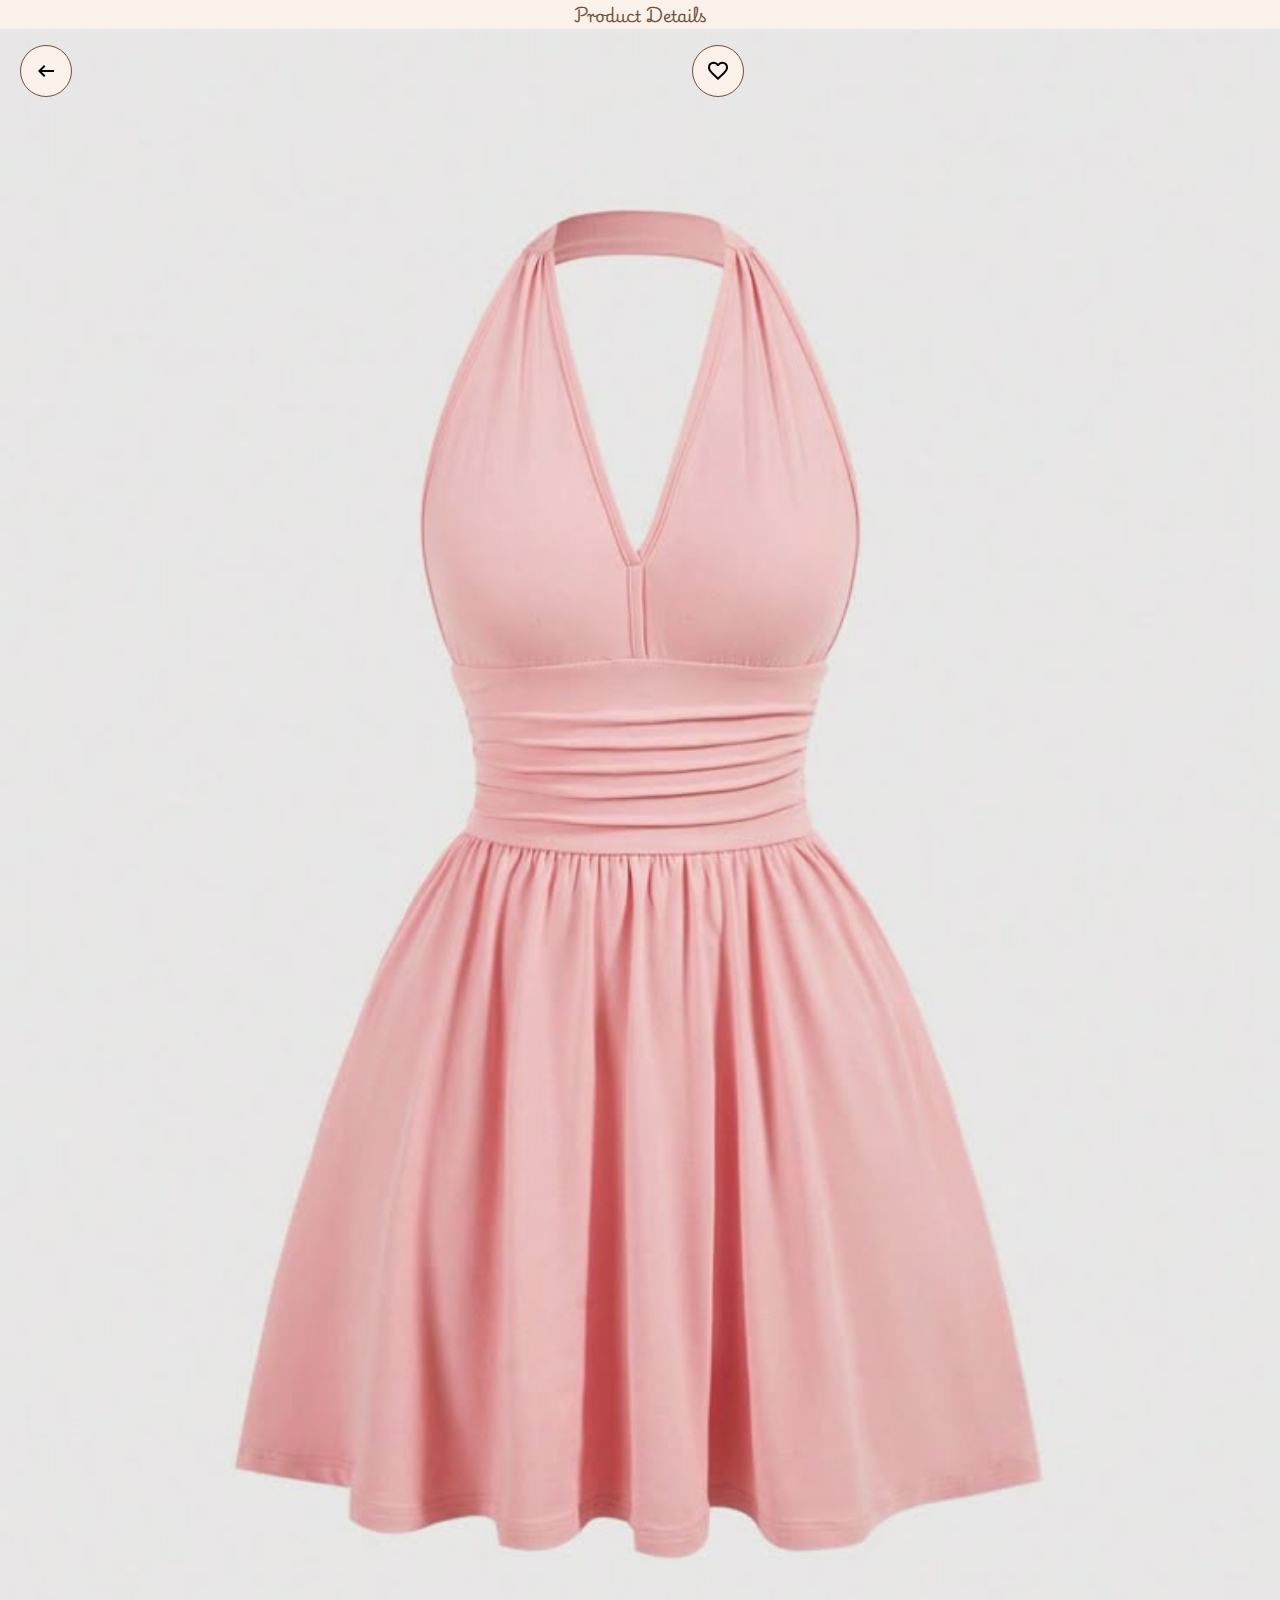
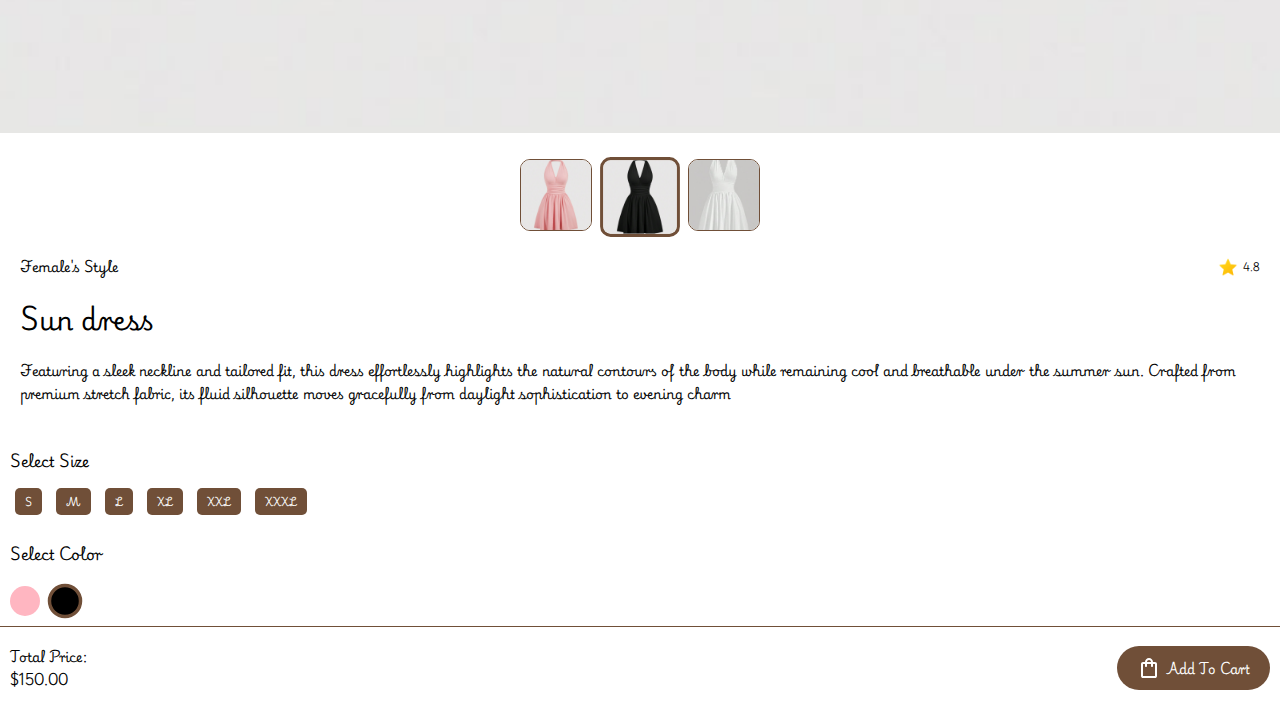
<file: product3.html>
<!DOCTYPE html>
<html lang="en">
<head>
    <meta charset="UTF-8">
    <meta name="viewport" content="width=device-width, initial-scale=1.0">
    <title>Document</title>
</head>
<style>
    @import url('https://fonts.googleapis.com/css2?family=Playwrite+HU:wght@100..400&display=swap');
    @import url('https://fonts.googleapis.com/css2?family=Inter:ital,opsz,wght@0,14..32,100..900;1,14..32,100..900&display=swap');
    
    body {
        font-family: "playwrite HU", cursive;
        margin: 0;
        padding: 0;
        font-size: 0.8rem;
    }
    .product-header {
        text-align: center;
        background-color: #faf1eb;
    }
    .product-header h3 {
        font-size: 1rem;
        color: #704F38;
       margin: 0;
        font-family: "playwrite HU", cursive;
    }
    .produtct-image-container {
       position: relative;
    }
    .product-image{
        width: 100%;
        height: auto;
    }
    .product-icons {
        display: flex;
        justify-content: center;
        align-items: center;
        margin-top: 10px;
        position: absolute;
        top: 25px;
        left: 10px;
        gap: 180px
    }
    .icon-1, .icon-2 {
        display: inline-block;
        margin: 10px;
        cursor: pointer;
        background-color: #faf1eb;
        width: 40px;
        height: 40px;
        display: flex;
        justify-content: center;
        align-items: center;
        border-radius: 100%;
        border: 1px solid #704F38;
        transition: all 0.3s ease;
    }
    
    .icon-1:hover, .icon-2:hover {
        background-color: #704F38;
        transform: scale(1.1);
    }
    
    .icon-1:hover svg, .icon-2:hover svg {
        fill: #fff;
    }
    
    .icon-2.favorited {
        background-color: #dc2626;
        border-color: #dc2626;
    }
    
    .icon-2.favorited svg {
        fill: #fff;
    }
    
    .product-details-image{
        display: flex;
        flex-wrap: wrap;
        justify-content: center;
        gap: 10px;
        margin-top: 20px;
    }
    .product-details-image img {
        width: 70px;
        height: 70px;
        object-fit: cover;
        border-radius: 10px;
        border: 1px solid #704F38;
        transition: transform 0.3s ease;
        cursor: pointer;
    }
.product-details-image img:hover {
        transform: scale(1.1);
    }
    
    .product-details-image img.active {
        border: 3px solid #704F38;
        transform: scale(1.05);
    }
    
    .product-details{
        margin: 20px;
        font-family: "playwrite HU", cursive;
    }
    .product-details p {
        margin: 0;
    }
.mini-product-details {
        display: flex;
        justify-content: space-between;
        align-items: center;
    }
    .item-rating-1 {
        display: flex;
        align-items: center;
        justify-content: center;
        gap: 5px;
        font-size: 0.57rem;
    }
    .rating-1{
        width: 20px;
        height: 20px;
    }
 .size-options{
    padding: 10px;
 }
.size-options h2{
        font-size: 0.9rem;
        margin-bottom: 10px;
    }
.size-options button {
        margin: 5px;
        border: none;
        border-radius: 5px;
        background-color: #704F38;
        color: white;
        cursor: pointer;
        font-family: "playwrite HU", cursive;
        font-size: 0.6rem;
        padding: 5px 10px;
        font-weight: 500;
        transition: all 0.3s ease;
    }
    
.size-options button:hover {
        background-color: #5a3e2a;
        transform: scale(1.05);
    }
    
.size-options button.selected {
        background-color: #5a3e2a;
        transform: scale(1.05);
    }


.select-color {
        font-size: 0.9rem;
        padding: 10px;
        margin: 0;
    }
    .color-options {
        display: flex;
        gap: 10px;
        padding: 10px;
    }
    .color-options button {
        width: 30px;
        height: 30px;
        border: none;
        border-radius: 100%;
        cursor: pointer;
        transition: transform 0.3s ease;
    }
    .color-options button:hover {
        transform: scale(1.1);
        border: 2px solid #000;
    }
    
    .color-options button.selected {
        transform: scale(1.15);
        border: 3px solid #704F38;
    }
    
   .button1 {
        background-color: #FFB6C1;
    }
    .button2 {
        background-color: #000;
    }
    .button3 {
        background-color: white;
    }
    .button4 {
        background-color: #8B4513;
    }
    .button5 {
        background-color: #98FB98;
    }
    .button6 {
        background-color: #FFD700;
    }
    .button7 {
        background-color: #FFB6C1;
    }

.add-to-cart {
    display: flex;
    justify-content: space-between;
    align-items: center;
    padding: 10px;
    border-top: 1px solid #704F38;
}
.add-to-cart h1{
    font-size: 0.8rem;
    width: 100px;
}


.add-to-cart-button {
        background-color: #704F38;
        color: white;
        border: none;
        padding: 10px 20px;
        border-radius: 30px;
        cursor: pointer;
        font-family: "playwrite HU", cursive;
        font-size: 0.8rem;
        display: flex;
        align-items: center;
        gap: 5px;
        transition: all 0.3s ease;
    }
    
.add-to-cart-button:hover {
        background-color: #5a3e2a;
        transform: scale(1.05);
    }
    
    @media (min-width: 375px) {
        .product-icons {
          gap: 240px;
        }
        .icon-1, .icon-2 {
            width: 40px;
            height: 40px;
        }
    }
    @media (min-width: 425px) {
        .product-icons {
          gap: 280px;
        }
        .icon-1, .icon-2 {
            width: 40px;
            height: 40px;
        }
    }
    @media (min-width: 768px) {
        .product-icons {
          gap: 600px;
        }
        .icon-1, .icon-2 {
            width: 50px;
            height: 50px;
        }
    }
</style>
<body>
    
<section class="product-page" id="">
    <div class="product-header">
        <h3>Product Details</h3>
    </div>
  <div class="product-image-container">
    <img src="Images/Halter V-Neck Solid Color Casual Daily Wear Sundress.jpeg" alt="" class="product-image" id="mainProductImage"/>
  </div>
  <section class="product-icons">
    <div class="icon-1" onclick="goBack()">
      <svg xmlns="http://www.w3.org/2000/svg" height="24px" viewBox="0 -960 960 960" width="24px" fill="#000"><path d="M400-240 160-480l240-240 56 58-142 142h486v80H314l142 142-56 58Z"/></svg>
    </div>
    <div class="icon-2" id="favoriteBtn" onclick="toggleFavorite()">
      <svg xmlns="http://www.w3.org/2000/svg" height="24px" viewBox="0 -960 960 960" width="24px" fill="#000"><path d="m480-120-58-52q-101-91-167-157T150-447.5Q111-500 95.5-544T80-634q0-94 63-157t157-63q52 0 99 22t81 62q34-40 81-62t99-22q94 0 157 63t63 157q0 46-15.5 90T810-447.5Q771-395 705-329T538-172l-58 52Zm0-108q96-86 158-147.5t98-107q36-45.5 50-81t14-70.5q0-60-40-100t-100-40q-47 0-87 26.5T518-680h-76q-15-41-55-67.5T300-774q-60 0-100 40t-40 100q0 35 14 70.5t50 81q36 45.5 98 107T480-228Zm0-273Z"/></svg>
    </div>
  </section>
</section>

<section>
    <div class="product-details-image">
        <img src="Images/Halter V-Neck Solid Color Casual Daily Wear Sundress.jpeg" alt="" onclick="changeMainImage(this)"/>
         <img src="Images/Summer Solid Color Halter Neck Backless V-Neckline Waist Tie Dress.jpeg" alt="" onclick="changeMainImage(this)" class="active"/>
         <img src="Images/download (25).jpeg" alt="" onclick="changeMainImage(this)"/>
         <!--  <img src="Images/bustruffle (4).jpeg" alt="" onclick="changeMainImage(this)"/>
            <img src="Images/neckslim5.jpeg" alt="" onclick="changeMainImage(this)"/>
            <img src="Images/neckslim6.jpeg" alt="" onclick="changeMainImage(this)"/>
            <img src="Images/neckslim7.jpeg" alt="" onclick="changeMainImage(this)"/> -->
    </div>
    <div class="product-details">
        <div class="mini-product-details">
            <p>Female's Style</p>
        <p class="item-rating-1"><img src="Images/icons8-star-48.png" alt="rating star" class="rating-1"> 4.8 </p>
        </div>
        <h1>Sun dress</h1>
        <p> Featuring a sleek neckline and tailored fit, this dress effortlessly highlights the natural contours of the body while remaining cool and breathable under the summer sun. Crafted from premium stretch fabric, its fluid silhouette moves gracefully from daylight sophistication to evening charm</p>
    </div>
    <!-- Size Buttons -->
<div class="size-options">
  <h2>Select Size</h2>
  <button class="size-buttons" type="button" tabindex="0" aria-label="Size S" title="Size S" onclick="selectSize(this)">S</button>
  <button class="size-buttons" type="button" tabindex="0" aria-label="Size M" title="Size M" onclick="selectSize(this)">M</button>
  <button class="size-buttons" type="button" tabindex="0" aria-label="Size L" title="Size L" onclick="selectSize(this)">L</button>
  <button class="size-buttons" type="button" tabindex="0" aria-label="Size XL" title="Size XL" onclick="selectSize(this)">XL</button>
  <button class="size-buttons" type="button" tabindex="0" aria-label="Size XXL" title="Size XXL" onclick="selectSize(this)">XXL</button>
  <button class="size-buttons" type="button" tabindex="0" aria-label="Size XXXL" title="Size XXXL" onclick="selectSize(this)">XXXL</button>
</div>

<!-- Color Buttons -->
<h2 class="select-color">Select Color</h2>
<div class="color-options">
  <button class="color-button button1" type="button" tabindex="0" aria-label="Pink" title="Pink" onclick="selectColor(this)"></button>
  <button class="color-button button2 selected" type="button" tabindex="0" aria-label="Black" title="Black" onclick="selectColor(this)"></button>
  <button class="color-button button3" type="button" tabindex="0" aria-label="White" title="White" onclick="selectColor(this)"></button>
   <!-- <button class="color-button button4" type="button" tabindex="0" aria-label="Brown" title="Brown" onclick="selectColor(this)"></button>
 <button class="color-button button5" type="button" tabindex="0" aria-label="LightGreen" title="LightGreen" onclick="selectColor(this)"></button>
  <button class="color-button button6" type="button" tabindex="0" aria-label="Yellow" title="Yellow" onclick="selectColor(this)"></button>
  <button class="color-button button7" type="button" tabindex="0" aria-label="Pink" title="Pink" onclick="selectColor(this)"></button> -->
</div>

<!-- Add To Cart Button -->
<div class="add-to-cart">
  <h1>Total Price: $150.00</h1>
  <button class="add-to-cart-button" type="button" tabindex="0" aria-label="Add To Cart" title="Add To Cart" onclick="addToCart()">
    <svg xmlns="http://www.w3.org/2000/svg" height="24px" viewBox="0 -960 960 960" width="24px" fill="#ffff"><path d="M240-80q-33 0-56.5-23.5T160-160v-480q0-33 23.5-56.5T240-720h80q0-66 47-113t113-47q66 0 113 47t47 113h80q33 0 56.5 23.5T800-640v480q0 33-23.5 56.5T720-80H240Zm0-80h480v-480h-80v80q0 17-11.5 28.5T600-520q-17 0-28.5-11.5T560-560v-80H400v80q0 17-11.5 28.5T360-520q-17 0-28.5-11.5T320-560v-80h-80v480Zm160-560h160q0-33-23.5-56.5T480-800q-33 0-56.5 23.5T400-720ZM240-160v-480 480Z"/></svg>
    Add To Cart
  </button>
</div>
</section>

<script>
    let isFavorited = false;
    let selectedSize = null;
    let selectedColor = 'Brown'; // Default selected color

    // Function to change main image when thumbnail is clicked
    function changeMainImage(clickedImage) {
        const mainImage = document.getElementById('mainProductImage');
        const allThumbnails = document.querySelectorAll('.product-details-image img');
        
        // Update main image source
        mainImage.src = clickedImage.src;
        
        // Remove active class from all thumbnails
        allThumbnails.forEach(img => img.classList.remove('active'));
        
        // Add active class to clicked thumbnail
        clickedImage.classList.add('active');
    }

    // Function to toggle favorite status
    function toggleFavorite() {
        const favoriteBtn = document.getElementById('favoriteBtn');
        isFavorited = !isFavorited;
        
        if (isFavorited) {
            favoriteBtn.classList.add('favorited');
            // Optional: Show a message or save to favorites list
            showMessage('Added to favorites!');
        } else {
            favoriteBtn.classList.remove('favorited');
            showMessage('Removed from favorites!');
        }
    }

    // Function to go back (you can customize this based on your needs)
    function goBack() {
        // Option 1: Go back in browser history
        if (window.history.length > 1) {
            window.history.back();
        } else {
            // Option 2: Redirect to a specific page if no history
            window.location.href = 'index.html'; // Change to your main page
        }
        
        // Option 3: You could also just show a message
        // showMessage('Going back...');
    }

    // Function to select size
    function selectSize(button) {
        // Remove selected class from all size buttons
        document.querySelectorAll('.size-buttons').forEach(btn => btn.classList.remove('selected'));
        
        // Add selected class to clicked button
        button.classList.add('selected');
        selectedSize = button.textContent;
        
        showMessage(`Size ${selectedSize} selected`);
    }

    // Color to image mapping
    const colorImageMap = {
        'Pink': 'Images/Halter V-Neck Solid Color Casual Daily Wear Sundress.jpeg',
        'Black': 'Images/Summer Solid Color Halter Neck Backless V-Neckline Waist Tie Dress.jpeg',
        'White': 'Images/download (25).jpeg',
        'Brown': 'Images/bustruffle (4).jpeg',
    };

    // Function to select color
    function selectColor(button) {
        // Remove selected class from all color buttons
        document.querySelectorAll('.color-button').forEach(btn => btn.classList.remove('selected'));
        
        // Add selected class to clicked button
        button.classList.add('selected');
        selectedColor = button.getAttribute('title');
        
        // Change main image based on selected color
        const mainImage = document.getElementById('mainProductImage');
        const newImageSrc = colorImageMap[selectedColor];
        
        if (newImageSrc) {
            mainImage.src = newImageSrc;
            
            // Update active thumbnail to match the new main image
            const allThumbnails = document.querySelectorAll('.product-details-image img');
            allThumbnails.forEach(img => {
                img.classList.remove('active');
                if (img.src.includes(newImageSrc.split('/').pop())) {
                    img.classList.add('active');
                }
            });
        }
        
        showMessage(`${selectedColor} color selected`);
    }

    // Function to add to cart
    function addToCart() {
        if (!selectedSize) {
            showMessage('Please select a size first!');
            return;
        }
        
        const cartItem = {
            name: 'Neck Slim Dress',
            size: selectedSize,
            color: selectedColor,
            price: 150.00
        };
        
        // Here you would typically save to localStorage or send to server
        console.log('Adding to cart:', cartItem);
        showMessage(`Added ${cartItem.name} (${cartItem.color}, Size ${cartItem.size}) to cart!`);
        
        // Optional: Update cart counter, redirect to cart, etc.
    }

    // Utility function to show messages
    function showMessage(message) {
        // Create a temporary message element
        const messageDiv = document.createElement('div');
        messageDiv.textContent = message;
        messageDiv.style.cssText = `
            position: fixed;
            top: 20px;
            right: 20px;
            background-color: #704F38;
            color: white;
            padding: 10px 20px;
            border-radius: 5px;
            z-index: 1000;
            font-family: "playwrite HU", cursive;
            font-size: 0.8rem;
        `;
        
        document.body.appendChild(messageDiv);
        
        // Remove message after 3 seconds
        setTimeout(() => {
            document.body.removeChild(messageDiv);
        }, 3000);
    }

    // Initialize the page
    document.addEventListener('DOMContentLoaded', function() {
        // Set default selections
        const defaultColorButton = document.querySelector('.button2'); // Brown color
        if (defaultColorButton) {
            defaultColorButton.classList.add('selected');
        }
        
        // Set first thumbnail as active if none is set
        const firstThumbnail = document.querySelector('.product-details-image img');
        if (firstThumbnail && !document.querySelector('.product-details-image img.active')) {
            firstThumbnail.classList.add('active');
        }
    });
</script>
</body>
</html>
</file>
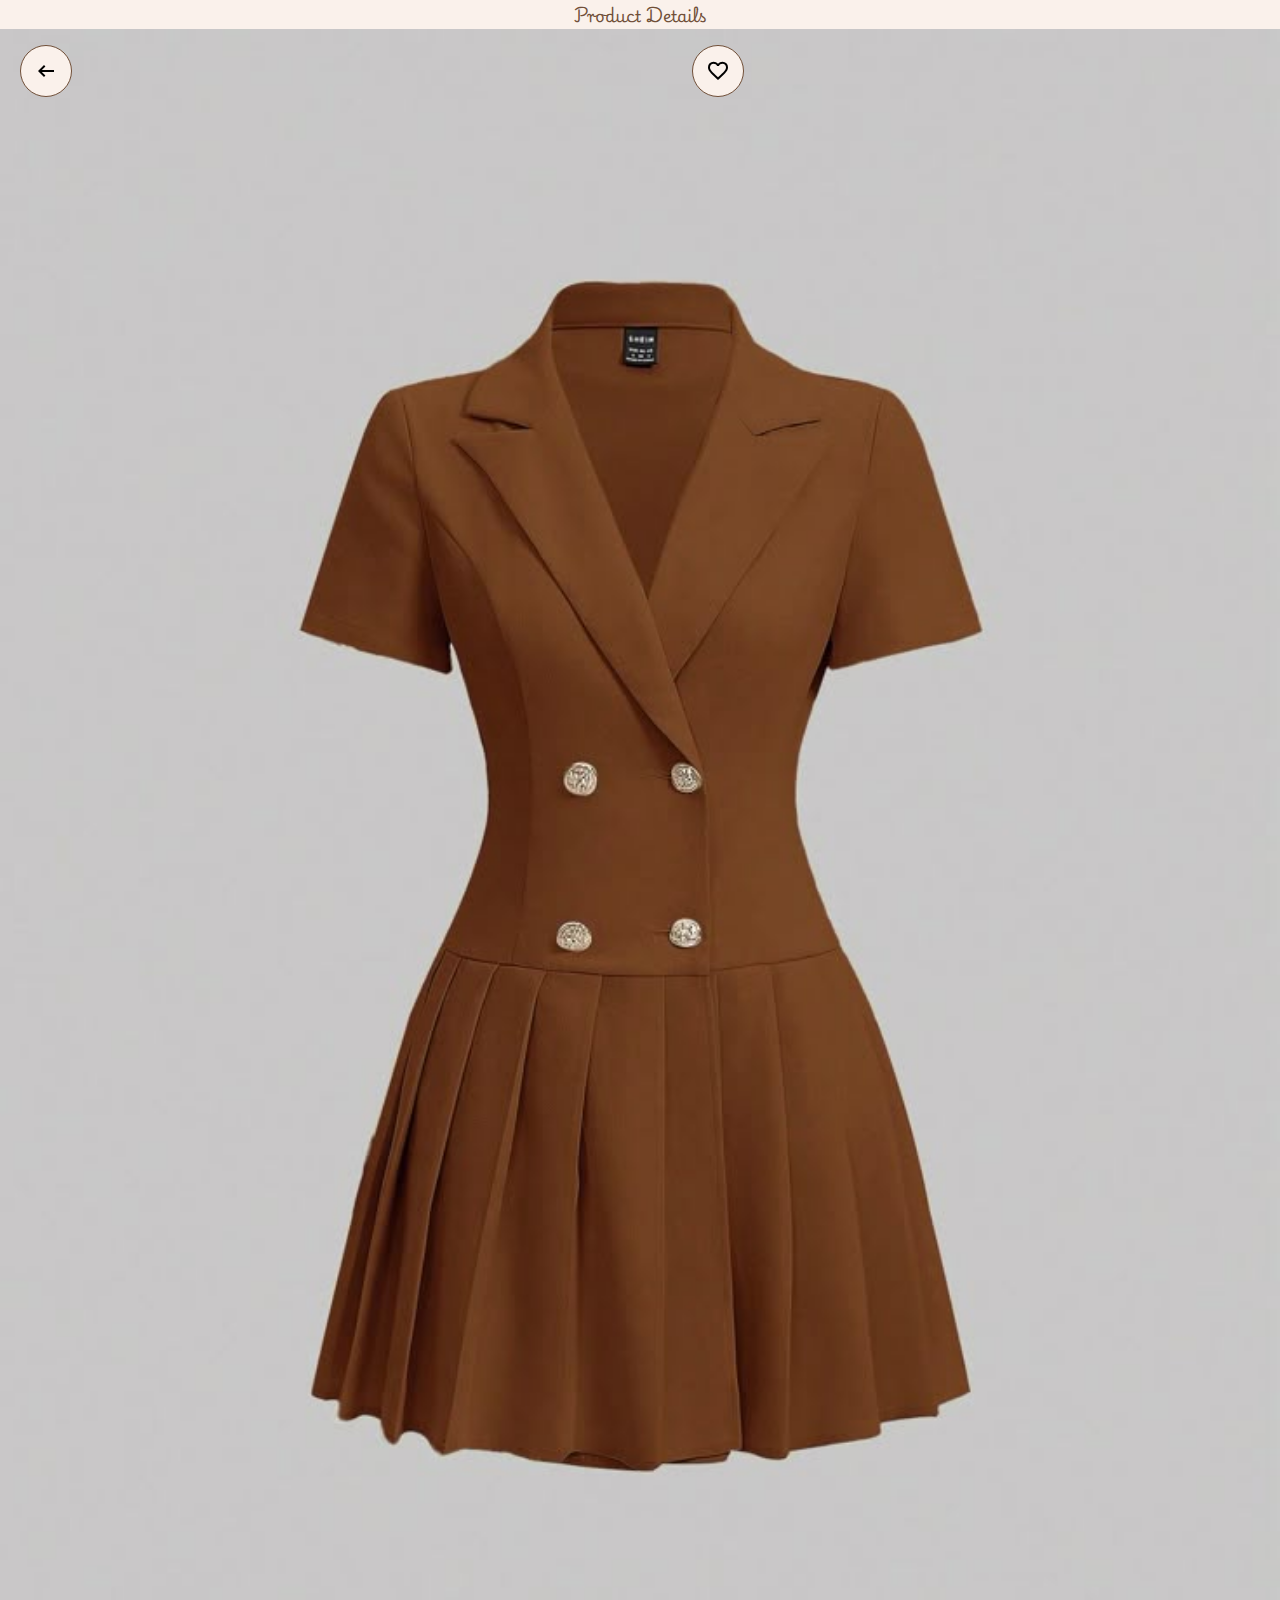
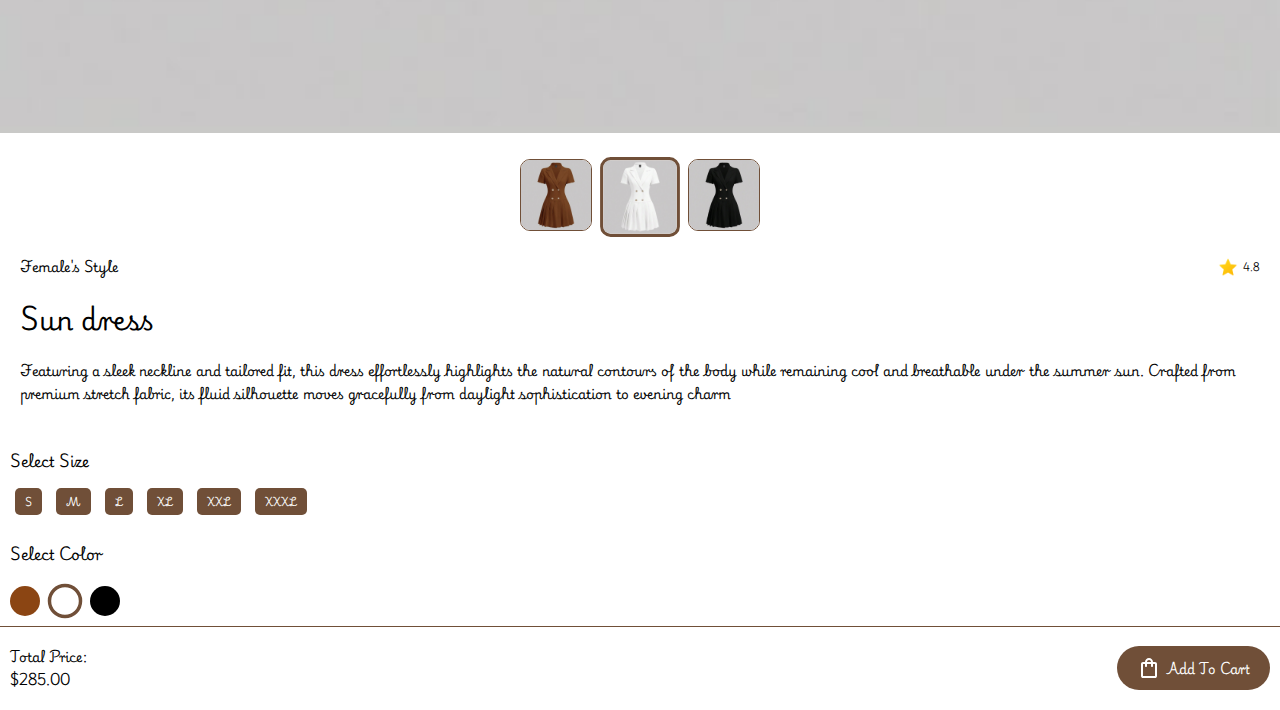
<file: product4.html>
<!DOCTYPE html>
<html lang="en">
<head>
    <meta charset="UTF-8">
    <meta name="viewport" content="width=device-width, initial-scale=1.0">
    <title>Document</title>
</head>
<style>
    @import url('https://fonts.googleapis.com/css2?family=Playwrite+HU:wght@100..400&display=swap');
    @import url('https://fonts.googleapis.com/css2?family=Inter:ital,opsz,wght@0,14..32,100..900;1,14..32,100..900&display=swap');
    
    body {
        font-family: "playwrite HU", cursive;
        margin: 0;
        padding: 0;
        font-size: 0.8rem;
    }
    .product-header {
        text-align: center;
        background-color: #faf1eb;
    }
    .product-header h3 {
        font-size: 1rem;
        color: #704F38;
       margin: 0;
        font-family: "playwrite HU", cursive;
    }
    .produtct-image-container {
       position: relative;
    }
    .product-image{
        width: 100%;
        height: auto;
    }
    .product-icons {
        display: flex;
        justify-content: center;
        align-items: center;
        margin-top: 10px;
        position: absolute;
        top: 25px;
        left: 10px;
        gap: 180px
    }
    .icon-1, .icon-2 {
        display: inline-block;
        margin: 10px;
        cursor: pointer;
        background-color: #faf1eb;
        width: 40px;
        height: 40px;
        display: flex;
        justify-content: center;
        align-items: center;
        border-radius: 100%;
        border: 1px solid #704F38;
        transition: all 0.3s ease;
    }
    
    .icon-1:hover, .icon-2:hover {
        background-color: #704F38;
        transform: scale(1.1);
    }
    
    .icon-1:hover svg, .icon-2:hover svg {
        fill: #fff;
    }
    
    .icon-2.favorited {
        background-color: #dc2626;
        border-color: #dc2626;
    }
    
    .icon-2.favorited svg {
        fill: #fff;
    }
    
    .product-details-image{
        display: flex;
        flex-wrap: wrap;
        justify-content: center;
        gap: 10px;
        margin-top: 20px;
    }
    .product-details-image img {
        width: 70px;
        height: 70px;
        object-fit: cover;
        border-radius: 10px;
        border: 1px solid #704F38;
        transition: transform 0.3s ease;
        cursor: pointer;
    }
.product-details-image img:hover {
        transform: scale(1.1);
    }
    
    .product-details-image img.active {
        border: 3px solid #704F38;
        transform: scale(1.05);
    }
    
    .product-details{
        margin: 20px;
        font-family: "playwrite HU", cursive;
    }
    .product-details p {
        margin: 0;
    }
.mini-product-details {
        display: flex;
        justify-content: space-between;
        align-items: center;
    }
    .item-rating-1 {
        display: flex;
        align-items: center;
        justify-content: center;
        gap: 5px;
        font-size: 0.57rem;
    }
    .rating-1{
        width: 20px;
        height: 20px;
    }
 .size-options{
    padding: 10px;
 }
.size-options h2{
        font-size: 0.9rem;
        margin-bottom: 10px;
    }
.size-options button {
        margin: 5px;
        border: none;
        border-radius: 5px;
        background-color: #704F38;
        color: white;
        cursor: pointer;
        font-family: "playwrite HU", cursive;
        font-size: 0.6rem;
        padding: 5px 10px;
        font-weight: 500;
        transition: all 0.3s ease;
    }
    
.size-options button:hover {
        background-color: #5a3e2a;
        transform: scale(1.05);
    }
    
.size-options button.selected {
        background-color: #5a3e2a;
        transform: scale(1.05);
    }


.select-color {
        font-size: 0.9rem;
        padding: 10px;
        margin: 0;
    }
    .color-options {
        display: flex;
        gap: 10px;
        padding: 10px;
    }
    .color-options button {
        width: 30px;
        height: 30px;
        border: none;
        border-radius: 100%;
        cursor: pointer;
        transition: transform 0.3s ease;
    }
    .color-options button:hover {
        transform: scale(1.1);
        border: 2px solid #000;
    }
    
    .color-options button.selected {
        transform: scale(1.15);
        border: 3px solid #704F38;
    }
    
   .button1 {
        background-color: #8B4513;
    }
    .button2 {
        background-color: #fff;
    }
    .button3 {
        background-color: #000;
    }
    .button4 {
        background-color: #8B4513;
    }
    .button5 {
        background-color: #98FB98;
    }
    .button6 {
        background-color: #FFD700;
    }
    .button7 {
        background-color: #FFB6C1;
    }

.add-to-cart {
    display: flex;
    justify-content: space-between;
    align-items: center;
    padding: 10px;
    border-top: 1px solid #704F38;
}
.add-to-cart h1{
    font-size: 0.8rem;
    width: 100px;
}


.add-to-cart-button {
        background-color: #704F38;
        color: white;
        border: none;
        padding: 10px 20px;
        border-radius: 30px;
        cursor: pointer;
        font-family: "playwrite HU", cursive;
        font-size: 0.8rem;
        display: flex;
        align-items: center;
        gap: 5px;
        transition: all 0.3s ease;
    }
    
.add-to-cart-button:hover {
        background-color: #5a3e2a;
        transform: scale(1.05);
    }
    
    @media (min-width: 375px) {
        .product-icons {
          gap: 240px;
        }
        .icon-1, .icon-2 {
            width: 40px;
            height: 40px;
        }
    }
    @media (min-width: 425px) {
        .product-icons {
          gap: 280px;
        }
        .icon-1, .icon-2 {
            width: 40px;
            height: 40px;
        }
    }
    @media (min-width: 768px) {
        .product-icons {
          gap: 600px;
        }
        .icon-1, .icon-2 {
            width: 50px;
            height: 50px;
        }
    }
</style>
<body>
    
<section class="product-page" id="">
    <div class="product-header">
        <h3>Product Details</h3>
    </div>
  <div class="product-image-container">
    <img src="Images/womenwear.jpeg" alt="" class="product-image" id="mainProductImage"/>
  </div>
  <section class="product-icons">
    <div class="icon-1" onclick="goBack()">
      <svg xmlns="http://www.w3.org/2000/svg" height="24px" viewBox="0 -960 960 960" width="24px" fill="#000"><path d="M400-240 160-480l240-240 56 58-142 142h486v80H314l142 142-56 58Z"/></svg>
    </div>
    <div class="icon-2" id="favoriteBtn" onclick="toggleFavorite()">
      <svg xmlns="http://www.w3.org/2000/svg" height="24px" viewBox="0 -960 960 960" width="24px" fill="#000"><path d="m480-120-58-52q-101-91-167-157T150-447.5Q111-500 95.5-544T80-634q0-94 63-157t157-63q52 0 99 22t81 62q34-40 81-62t99-22q94 0 157 63t63 157q0 46-15.5 90T810-447.5Q771-395 705-329T538-172l-58 52Zm0-108q96-86 158-147.5t98-107q36-45.5 50-81t14-70.5q0-60-40-100t-100-40q-47 0-87 26.5T518-680h-76q-15-41-55-67.5T300-774q-60 0-100 40t-40 100q0 35 14 70.5t50 81q36 45.5 98 107T480-228Zm0-273Z"/></svg>
    </div>
  </section>
</section>

<section>
    <div class="product-details-image">
        <img src="Images/womenwear.jpeg" alt="" onclick="changeMainImage(this)"/>
         <img src="Images/Women Summer Double-Breasted Flat Collar Pleated Short Sleeve Elegant Dress.jpeg" alt="" onclick="changeMainImage(this)" class="active"/>
         <img src="Images/Woven Solid Lapel Collar Double-Breasted Casual Pleated Black Dress.jpeg" alt="" onclick="changeMainImage(this)"/>
         <!--  <img src="Images/bustruffle (4).jpeg" alt="" onclick="changeMainImage(this)"/>
            <img src="Images/neckslim5.jpeg" alt="" onclick="changeMainImage(this)"/>
            <img src="Images/neckslim6.jpeg" alt="" onclick="changeMainImage(this)"/>
            <img src="Images/neckslim7.jpeg" alt="" onclick="changeMainImage(this)"/> -->
    </div>
    <div class="product-details">
        <div class="mini-product-details">
            <p>Female's Style</p>
        <p class="item-rating-1"><img src="Images/icons8-star-48.png" alt="rating star" class="rating-1"> 4.8 </p>
        </div>
        <h1>Sun dress</h1>
        <p> Featuring a sleek neckline and tailored fit, this dress effortlessly highlights the natural contours of the body while remaining cool and breathable under the summer sun. Crafted from premium stretch fabric, its fluid silhouette moves gracefully from daylight sophistication to evening charm</p>
    </div>
    <!-- Size Buttons -->
<div class="size-options">
  <h2>Select Size</h2>
  <button class="size-buttons" type="button" tabindex="0" aria-label="Size S" title="Size S" onclick="selectSize(this)">S</button>
  <button class="size-buttons" type="button" tabindex="0" aria-label="Size M" title="Size M" onclick="selectSize(this)">M</button>
  <button class="size-buttons" type="button" tabindex="0" aria-label="Size L" title="Size L" onclick="selectSize(this)">L</button>
  <button class="size-buttons" type="button" tabindex="0" aria-label="Size XL" title="Size XL" onclick="selectSize(this)">XL</button>
  <button class="size-buttons" type="button" tabindex="0" aria-label="Size XXL" title="Size XXL" onclick="selectSize(this)">XXL</button>
  <button class="size-buttons" type="button" tabindex="0" aria-label="Size XXXL" title="Size XXXL" onclick="selectSize(this)">XXXL</button>
</div>

<!-- Color Buttons -->
<h2 class="select-color">Select Color</h2>
<div class="color-options">
  <button class="color-button button1" type="button" tabindex="0" aria-label="Brown" title="Brown" onclick="selectColor(this)"></button>
  <button class="color-button button2 selected" type="button" tabindex="0" aria-label="White" title="White" onclick="selectColor(this)"></button>
  <button class="color-button button3" type="button" tabindex="0" aria-label="Black" title="Black" onclick="selectColor(this)"></button>
   <!-- <button class="color-button button4" type="button" tabindex="0" aria-label="Brown" title="Brown" onclick="selectColor(this)"></button>
 <button class="color-button button5" type="button" tabindex="0" aria-label="LightGreen" title="LightGreen" onclick="selectColor(this)"></button>
  <button class="color-button button6" type="button" tabindex="0" aria-label="Yellow" title="Yellow" onclick="selectColor(this)"></button>
  <button class="color-button button7" type="button" tabindex="0" aria-label="Pink" title="Pink" onclick="selectColor(this)"></button> -->
</div>

<!-- Add To Cart Button -->
<div class="add-to-cart">
  <h1>Total Price: $285.00</h1>
  <button class="add-to-cart-button" type="button" tabindex="0" aria-label="Add To Cart" title="Add To Cart" onclick="addToCart()">
    <svg xmlns="http://www.w3.org/2000/svg" height="24px" viewBox="0 -960 960 960" width="24px" fill="#ffff"><path d="M240-80q-33 0-56.5-23.5T160-160v-480q0-33 23.5-56.5T240-720h80q0-66 47-113t113-47q66 0 113 47t47 113h80q33 0 56.5 23.5T800-640v480q0 33-23.5 56.5T720-80H240Zm0-80h480v-480h-80v80q0 17-11.5 28.5T600-520q-17 0-28.5-11.5T560-560v-80H400v80q0 17-11.5 28.5T360-520q-17 0-28.5-11.5T320-560v-80h-80v480Zm160-560h160q0-33-23.5-56.5T480-800q-33 0-56.5 23.5T400-720ZM240-160v-480 480Z"/></svg>
    Add To Cart
  </button>
</div>
</section>

<script>
    let isFavorited = false;
    let selectedSize = null;
    let selectedColor = 'Brown'; // Default selected color

    // Function to change main image when thumbnail is clicked
    function changeMainImage(clickedImage) {
        const mainImage = document.getElementById('mainProductImage');
        const allThumbnails = document.querySelectorAll('.product-details-image img');
        
        // Update main image source
        mainImage.src = clickedImage.src;
        
        // Remove active class from all thumbnails
        allThumbnails.forEach(img => img.classList.remove('active'));
        
        // Add active class to clicked thumbnail
        clickedImage.classList.add('active');
    }

    // Function to toggle favorite status
    function toggleFavorite() {
        const favoriteBtn = document.getElementById('favoriteBtn');
        isFavorited = !isFavorited;
        
        if (isFavorited) {
            favoriteBtn.classList.add('favorited');
            // Optional: Show a message or save to favorites list
            showMessage('Added to favorites!');
        } else {
            favoriteBtn.classList.remove('favorited');
            showMessage('Removed from favorites!');
        }
    }

    // Function to go back (you can customize this based on your needs)
    function goBack() {
        // Option 1: Go back in browser history
        if (window.history.length > 1) {
            window.history.back();
        } else {
            // Option 2: Redirect to a specific page if no history
            window.location.href = 'index.html'; // Change to your main page
        }
        
        // Option 3: You could also just show a message
        // showMessage('Going back...');
    }

    // Function to select size
    function selectSize(button) {
        // Remove selected class from all size buttons
        document.querySelectorAll('.size-buttons').forEach(btn => btn.classList.remove('selected'));
        
        // Add selected class to clicked button
        button.classList.add('selected');
        selectedSize = button.textContent;
        
        showMessage(`Size ${selectedSize} selected`);
    }

    // Color to image mapping
    const colorImageMap = {
        'Brown': 'Images/womenwear.jpeg',
        'Black': 'Images/Woven Solid Lapel Collar Double-Breasted Casual Pleated Black Dress.jpeg',
        'White': 'Images/Women Summer Double-Breasted Flat Collar Pleated Short Sleeve Elegant Dress.jpeg',
        
    };

    // Function to select color
    function selectColor(button) {
        // Remove selected class from all color buttons
        document.querySelectorAll('.color-button').forEach(btn => btn.classList.remove('selected'));
        
        // Add selected class to clicked button
        button.classList.add('selected');
        selectedColor = button.getAttribute('title');
        
        // Change main image based on selected color
        const mainImage = document.getElementById('mainProductImage');
        const newImageSrc = colorImageMap[selectedColor];
        
        if (newImageSrc) {
            mainImage.src = newImageSrc;
            
            // Update active thumbnail to match the new main image
            const allThumbnails = document.querySelectorAll('.product-details-image img');
            allThumbnails.forEach(img => {
                img.classList.remove('active');
                if (img.src.includes(newImageSrc.split('/').pop())) {
                    img.classList.add('active');
                }
            });
        }
        
        showMessage(`${selectedColor} color selected`);
    }

    // Function to add to cart
    function addToCart() {
        if (!selectedSize) {
            showMessage('Please select a size first!');
            return;
        }
        
        const cartItem = {
            name: 'Neck Slim Dress',
            size: selectedSize,
            color: selectedColor,
            price: 285.00
        };
        
        // Here you would typically save to localStorage or send to server
        console.log('Adding to cart:', cartItem);
        showMessage(`Added ${cartItem.name} (${cartItem.color}, Size ${cartItem.size}) to cart!`);
        
        // Optional: Update cart counter, redirect to cart, etc.
    }

    // Utility function to show messages
    function showMessage(message) {
        // Create a temporary message element
        const messageDiv = document.createElement('div');
        messageDiv.textContent = message;
        messageDiv.style.cssText = `
            position: fixed;
            top: 20px;
            right: 20px;
            background-color: #704F38;
            color: white;
            padding: 10px 20px;
            border-radius: 5px;
            z-index: 1000;
            font-family: "playwrite HU", cursive;
            font-size: 0.8rem;
        `;
        
        document.body.appendChild(messageDiv);
        
        // Remove message after 3 seconds
        setTimeout(() => {
            document.body.removeChild(messageDiv);
        }, 3000);
    }

    // Initialize the page
    document.addEventListener('DOMContentLoaded', function() {
        // Set default selections
        const defaultColorButton = document.querySelector('.button2'); // Brown color
        if (defaultColorButton) {
            defaultColorButton.classList.add('selected');
        }
        
        // Set first thumbnail as active if none is set
        const firstThumbnail = document.querySelector('.product-details-image img');
        if (firstThumbnail && !document.querySelector('.product-details-image img.active')) {
            firstThumbnail.classList.add('active');
        }
    });
</script>
</body>
</html>
</file>
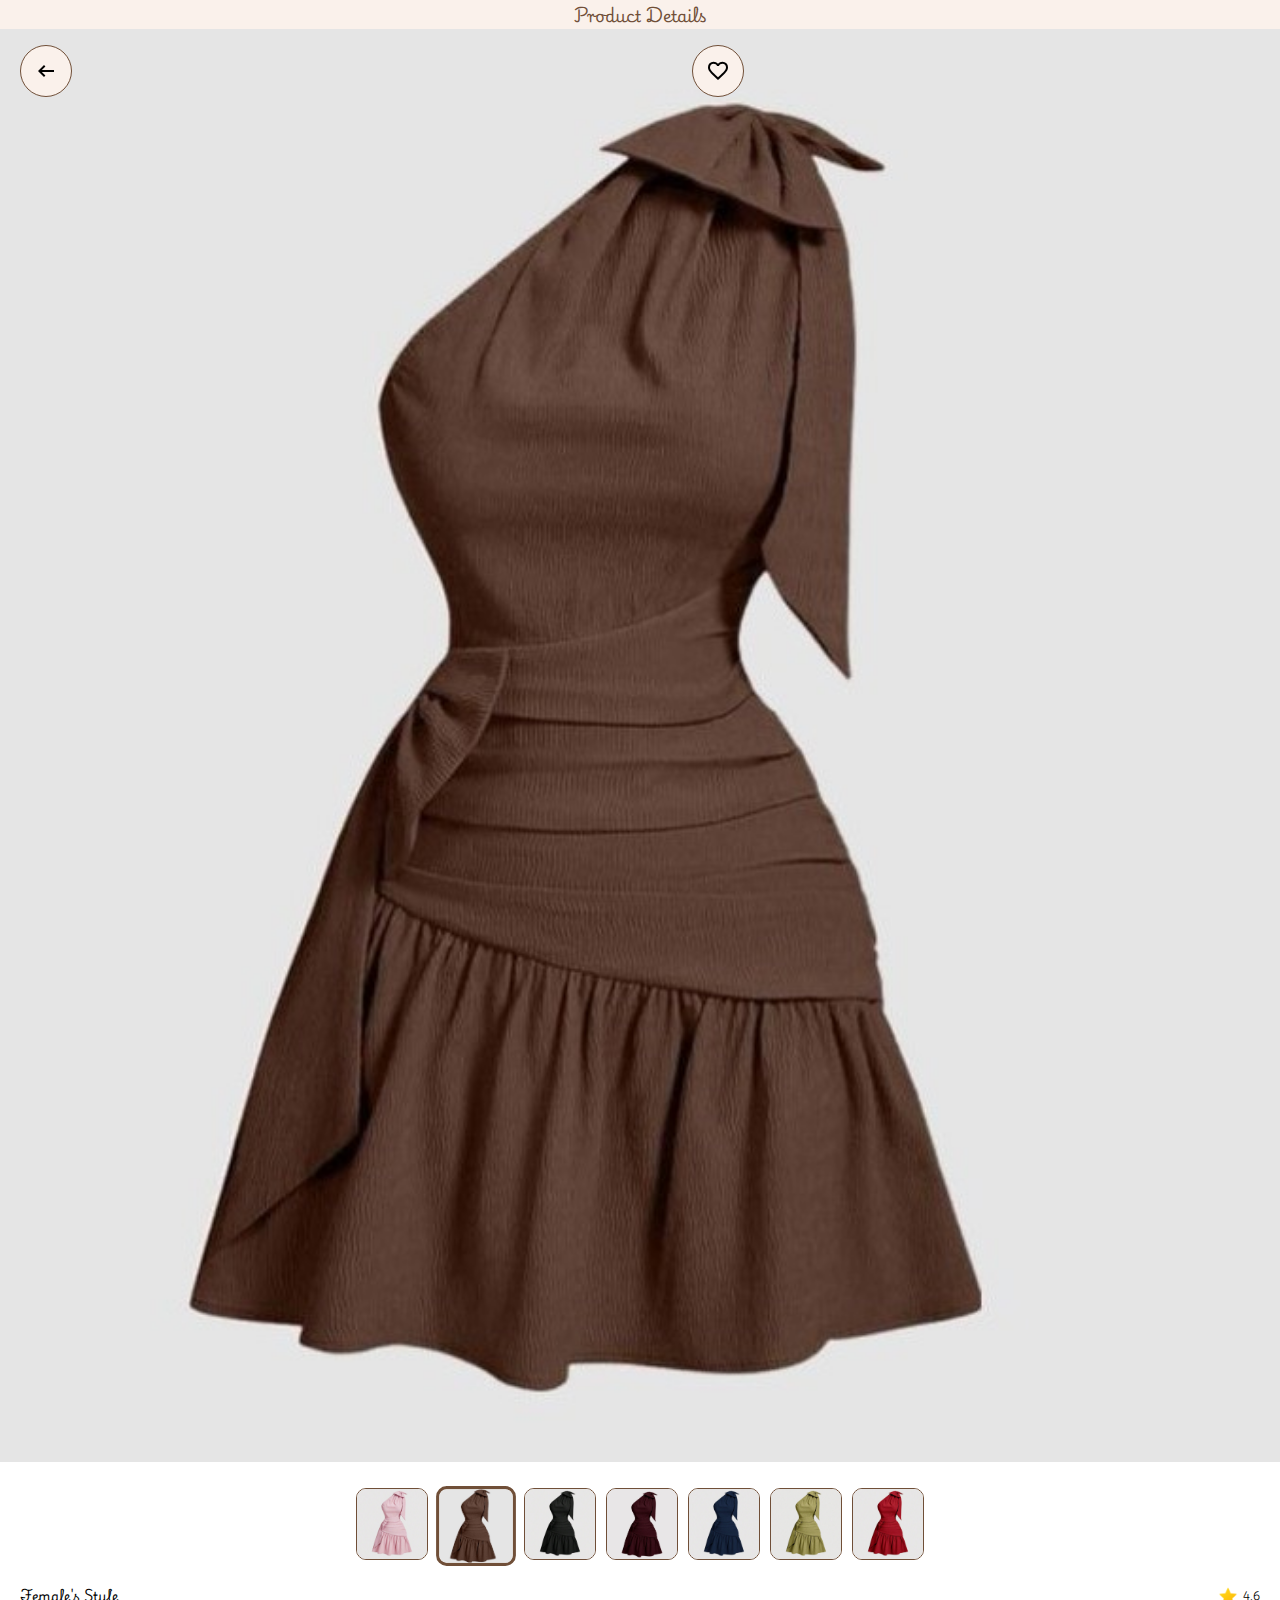
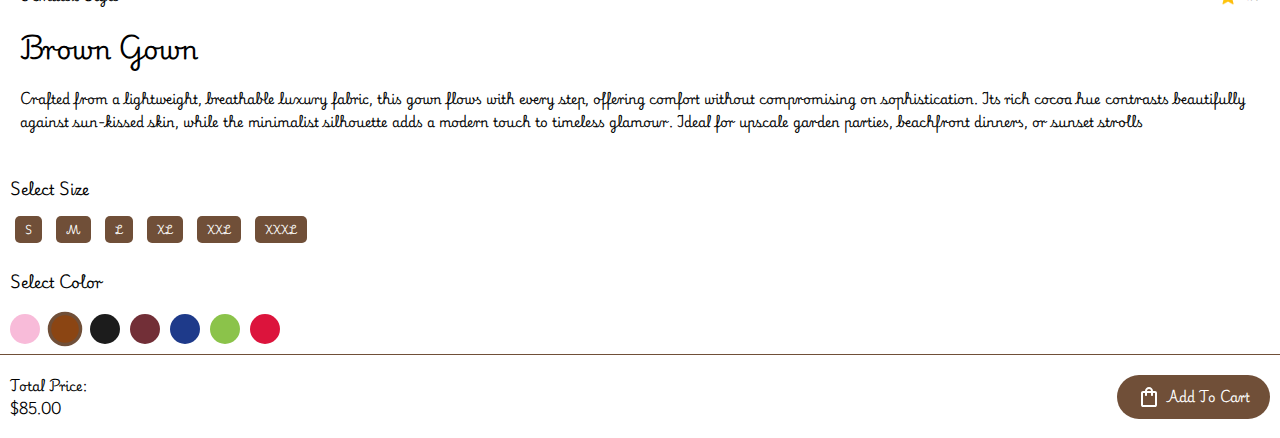
<file: products.html>
<!DOCTYPE html>
<html lang="en">
<head>
    <meta charset="UTF-8">
    <meta name="viewport" content="width=device-width, initial-scale=1.0">
    <title>Document</title>
</head>
<style>
    @import url('https://fonts.googleapis.com/css2?family=Playwrite+HU:wght@100..400&display=swap');
    @import url('https://fonts.googleapis.com/css2?family=Inter:ital,opsz,wght@0,14..32,100..900;1,14..32,100..900&display=swap');
    
    body {
        font-family: "playwrite HU", cursive;
        margin: 0;
        padding: 0;
        font-size: 0.8rem;
    }
    .product-header {
        text-align: center;
        background-color: #faf1eb;
    }
    .product-header h3 {
        font-size: 1rem;
        color: #704F38;
       margin: 0;
        font-family: "playwrite HU", cursive;
    }
    .produtct-image-container {
       position: relative;
    }
    .product-image{
        width: 100%;
        height: auto;
    }
    .product-icons {
        display: flex;
        justify-content: center;
        align-items: center;
        margin-top: 10px;
        position: absolute;
        top: 25px;
        left: 10px;
        gap: 180px
    }
    .icon-1, .icon-2 {
        display: inline-block;
        margin: 10px;
        cursor: pointer;
        background-color: #faf1eb;
        width: 40px;
        height: 40px;
        display: flex;
        justify-content: center;
        align-items: center;
        border-radius: 100%;
        border: 1px solid #704F38;
        transition: all 0.3s ease;
    }
    
    .icon-1:hover, .icon-2:hover {
        background-color: #704F38;
        transform: scale(1.1);
    }
    
    .icon-1:hover svg, .icon-2:hover svg {
        fill: #fff;
    }
    
    .icon-2.favorited {
        background-color: #dc2626;
        border-color: #dc2626;
    }
    
    .icon-2.favorited svg {
        fill: #fff;
    }
    
    .product-details-image{
        display: flex;
        flex-wrap: wrap;
        justify-content: center;
        gap: 10px;
        margin-top: 20px;
    }
    .product-details-image img {
        width: 70px;
        height: 70px;
        object-fit: cover;
        border-radius: 10px;
        border: 1px solid #704F38;
        transition: transform 0.3s ease;
        cursor: pointer;
    }
.product-details-image img:hover {
        transform: scale(1.1);
    }
    
    .product-details-image img.active {
        border: 3px solid #704F38;
        transform: scale(1.05);
    }
    
    .product-details{
        margin: 20px;
        font-family: "playwrite HU", cursive;
    }
    .product-details p {
        margin: 0;
    }
.mini-product-details {
        display: flex;
        justify-content: space-between;
        align-items: center;
    }
    .item-rating-1 {
        display: flex;
        align-items: center;
        justify-content: center;
        gap: 5px;
        font-size: 0.57rem;
    }
    .rating-1{
        width: 20px;
        height: 20px;
    }
 .size-options{
    padding: 10px;
 }
.size-options h2{
        font-size: 0.9rem;
        margin-bottom: 10px;
    }
.size-options button {
        margin: 5px;
        border: none;
        border-radius: 5px;
        background-color: #704F38;
        color: white;
        cursor: pointer;
        font-family: "playwrite HU", cursive;
        font-size: 0.6rem;
        padding: 5px 10px;
        font-weight: 500;
        transition: all 0.3s ease;
    }
    
.size-options button:hover {
        background-color: #5a3e2a;
        transform: scale(1.05);
    }
    
.size-options button.selected {
        background-color: #5a3e2a;
        transform: scale(1.05);
    }


.select-color {
        font-size: 0.9rem;
        padding: 10px;
        margin: 0;
    }
    .color-options {
        display: flex;
        gap: 10px;
        padding: 10px;
    }
    .color-options button {
        width: 30px;
        height: 30px;
        border: none;
        border-radius: 100%;
        cursor: pointer;
        transition: transform 0.3s ease;
    }
    .color-options button:hover {
        transform: scale(1.1);
        border: 2px solid #000;
    }
    
    .color-options button.selected {
        transform: scale(1.15);
        border: 3px solid #704F38;
    }
    
   .button1 {
        background-color: #F8BBD9;
    }
    .button2 {
        background-color: #8B4513;
    }
    .button3 {
        background-color: #1C1C1C;
    }
    .button4 {
        background-color: #722F37;
    }
    .button5 {
        background-color: #1E3A8A;
    }
    .button6 {
        background-color: #8BC34A;
    }
    .button7 {
        background-color: #DC143C;
    }

.add-to-cart {
    display: flex;
    justify-content: space-between;
    align-items: center;
    padding: 10px;
    border-top: 1px solid #704F38;
}
.add-to-cart h1{
    font-size: 0.8rem;
    width: 100px;
}


.add-to-cart-button {
        background-color: #704F38;
        color: white;
        border: none;
        padding: 10px 20px;
        border-radius: 30px;
        cursor: pointer;
        font-family: "playwrite HU", cursive;
        font-size: 0.8rem;
        display: flex;
        align-items: center;
        gap: 5px;
        transition: all 0.3s ease;
    }
    
.add-to-cart-button:hover {
        background-color: #5a3e2a;
        transform: scale(1.05);
    }
    
    @media (min-width: 375px) {
        .product-icons {
          gap: 240px;
        }
        .icon-1, .icon-2 {
            width: 40px;
            height: 40px;
        }
    }
    @media (min-width: 425px) {
        .product-icons {
          gap: 280px;
        }
        .icon-1, .icon-2 {
            width: 40px;
            height: 40px;
        }
    }
    @media (min-width: 768px) {
        .product-icons {
          gap: 600px;
        }
        .icon-1, .icon-2 {
            width: 50px;
            height: 50px;
        }
    }
</style>
<body>
    
<section class="product-page" id="">
    <div class="product-header">
        <h3>Product Details</h3>
    </div>
  <div class="product-image-container">
    <img src="Images/summer-clothes  (2).jpeg" alt="" class="product-image" id="mainProductImage"/>
  </div>
  <section class="product-icons">
    <div class="icon-1" onclick="goBack()">
      <svg xmlns="http://www.w3.org/2000/svg" height="24px" viewBox="0 -960 960 960" width="24px" fill="#000"><path d="M400-240 160-480l240-240 56 58-142 142h486v80H314l142 142-56 58Z"/></svg>
    </div>
    <div class="icon-2" id="favoriteBtn" onclick="toggleFavorite()">
      <svg xmlns="http://www.w3.org/2000/svg" height="24px" viewBox="0 -960 960 960" width="24px" fill="#000"><path d="m480-120-58-52q-101-91-167-157T150-447.5Q111-500 95.5-544T80-634q0-94 63-157t157-63q52 0 99 22t81 62q34-40 81-62t99-22q94 0 157 63t63 157q0 46-15.5 90T810-447.5Q771-395 705-329T538-172l-58 52Zm0-108q96-86 158-147.5t98-107q36-45.5 50-81t14-70.5q0-60-40-100t-100-40q-47 0-87 26.5T518-680h-76q-15-41-55-67.5T300-774q-60 0-100 40t-40 100q0 35 14 70.5t50 81q36 45.5 98 107T480-228Zm0-273Z"/></svg>
    </div>
  </section>
</section>

<section>
    <div class="product-details-image">
        <img src="Images/summer-clothes  (1).jpeg" alt="" onclick="changeMainImage(this)"/>
         <img src="Images/summer-clothes  (2).jpeg" alt="" onclick="changeMainImage(this)" class="active"/>
         <img src="Images/summer-clothes  (3).jpeg" alt="" onclick="changeMainImage(this)"/>
          <img src="Images/summer-clothes  (4).jpeg" alt="" onclick="changeMainImage(this)"/>
           <img src="Images/summer-clothes  (5).jpeg" alt="" onclick="changeMainImage(this)"/>
            <img src="Images/summer-clothes  (6).jpeg" alt="" onclick="changeMainImage(this)"/>
            <img src="Images/summer-clothes  (7).jpeg" alt="" onclick="changeMainImage(this)"/>
    </div>
    <div class="product-details">
        <div class="mini-product-details">
            <p>Female's Style</p>
        <p class="item-rating-1"><img src="Images/icons8-star-48.png" alt="rating star" class="rating-1"> 4.6 </p>
        </div>
        <h1>Brown Gown</h1>
        <p> Crafted from a lightweight, breathable luxury fabric, this gown flows with every step, offering comfort without compromising on sophistication. Its rich cocoa hue contrasts beautifully against sun-kissed skin, while the minimalist silhouette adds a modern touch to timeless glamour. Ideal for upscale garden parties, beachfront dinners, or sunset strolls</p>
    </div>
    <!-- Size Buttons -->
<div class="size-options">
  <h2>Select Size</h2>
  <button class="size-buttons" type="button" tabindex="0" aria-label="Size S" title="Size S" onclick="selectSize(this)">S</button>
  <button class="size-buttons" type="button" tabindex="0" aria-label="Size M" title="Size M" onclick="selectSize(this)">M</button>
  <button class="size-buttons" type="button" tabindex="0" aria-label="Size L" title="Size L" onclick="selectSize(this)">L</button>
  <button class="size-buttons" type="button" tabindex="0" aria-label="Size XL" title="Size XL" onclick="selectSize(this)">XL</button>
  <button class="size-buttons" type="button" tabindex="0" aria-label="Size XXL" title="Size XXL" onclick="selectSize(this)">XXL</button>
  <button class="size-buttons" type="button" tabindex="0" aria-label="Size XXXL" title="Size XXXL" onclick="selectSize(this)">XXXL</button>
</div>

<!-- Color Buttons -->
<h2 class="select-color">Select Color</h2>
<div class="color-options">
  <button class="color-button button1" type="button" tabindex="0" aria-label="Pink" title="Pink" onclick="selectColor(this)"></button>
  <button class="color-button button2 selected" type="button" tabindex="0" aria-label="Brown" title="Brown" onclick="selectColor(this)"></button>
  <button class="color-button button3" type="button" tabindex="0" aria-label="Black" title="Black" onclick="selectColor(this)"></button>
  <button class="color-button button4" type="button" tabindex="0" aria-label="Wine" title="Wine" onclick="selectColor(this)"></button>
  <button class="color-button button5" type="button" tabindex="0" aria-label="Blue" title="Blue" onclick="selectColor(this)"></button>
  <button class="color-button button6" type="button" tabindex="0" aria-label="Green" title="Green" onclick="selectColor(this)"></button>
  <button class="color-button button7" type="button" tabindex="0" aria-label="Red" title="Red" onclick="selectColor(this)"></button>
</div>

<!-- Add To Cart Button -->
<div class="add-to-cart">
  <h1>Total Price: $85.00</h1>
  <button class="add-to-cart-button" type="button" tabindex="0" aria-label="Add To Cart" title="Add To Cart" onclick="addToCart()">
    <svg xmlns="http://www.w3.org/2000/svg" height="24px" viewBox="0 -960 960 960" width="24px" fill="#ffff"><path d="M240-80q-33 0-56.5-23.5T160-160v-480q0-33 23.5-56.5T240-720h80q0-66 47-113t113-47q66 0 113 47t47 113h80q33 0 56.5 23.5T800-640v480q0 33-23.5 56.5T720-80H240Zm0-80h480v-480h-80v80q0 17-11.5 28.5T600-520q-17 0-28.5-11.5T560-560v-80H400v80q0 17-11.5 28.5T360-520q-17 0-28.5-11.5T320-560v-80h-80v480Zm160-560h160q0-33-23.5-56.5T480-800q-33 0-56.5 23.5T400-720ZM240-160v-480 480Z"/></svg>
    Add To Cart
  </button>
</div>
</section>

<script>
    let isFavorited = false;
    let selectedSize = null;
    let selectedColor = 'Brown'; // Default selected color

    // Function to change main image when thumbnail is clicked
    function changeMainImage(clickedImage) {
        const mainImage = document.getElementById('mainProductImage');
        const allThumbnails = document.querySelectorAll('.product-details-image img');
        
        // Update main image source
        mainImage.src = clickedImage.src;
        
        // Remove active class from all thumbnails
        allThumbnails.forEach(img => img.classList.remove('active'));
        
        // Add active class to clicked thumbnail
        clickedImage.classList.add('active');
    }

    // Function to toggle favorite status
    function toggleFavorite() {
        const favoriteBtn = document.getElementById('favoriteBtn');
        isFavorited = !isFavorited;
        
        if (isFavorited) {
            favoriteBtn.classList.add('favorited');
            // Optional: Show a message or save to favorites list
            showMessage('Added to favorites!');
        } else {
            favoriteBtn.classList.remove('favorited');
            showMessage('Removed from favorites!');
        }
    }

    // Function to go back (you can customize this based on your needs)
    function goBack() {
        // Option 1: Go back in browser history
        if (window.history.length > 1) {
            window.history.back();
        } else {
            // Option 2: Redirect to a specific page if no history
            window.location.href = 'index.html'; // Change to your main page
        }
        
        // Option 3: You could also just show a message
        // showMessage('Going back...');
    }

    // Function to select size
    function selectSize(button) {
        // Remove selected class from all size buttons
        document.querySelectorAll('.size-buttons').forEach(btn => btn.classList.remove('selected'));
        
        // Add selected class to clicked button
        button.classList.add('selected');
        selectedSize = button.textContent;
        
        showMessage(`Size ${selectedSize} selected`);
    }

    // Color to image mapping
    const colorImageMap = {
        'Pink': 'Images/summer-clothes  (1).jpeg',
        'Brown': 'Images/summer-clothes  (2).jpeg',
        'Black': 'Images/summer-clothes  (3).jpeg',
        'Wine': 'Images/summer-clothes  (4).jpeg',
        'Blue': 'Images/summer-clothes  (5).jpeg',
        'Green': 'Images/summer-clothes  (6).jpeg',
        'Red': 'Images/summer-clothes  (7).jpeg'
    };

    // Function to select color
    function selectColor(button) {
        // Remove selected class from all color buttons
        document.querySelectorAll('.color-button').forEach(btn => btn.classList.remove('selected'));
        
        // Add selected class to clicked button
        button.classList.add('selected');
        selectedColor = button.getAttribute('title');
        
        // Change main image based on selected color
        const mainImage = document.getElementById('mainProductImage');
        const newImageSrc = colorImageMap[selectedColor];
        
        if (newImageSrc) {
            mainImage.src = newImageSrc;
            
            // Update active thumbnail to match the new main image
            const allThumbnails = document.querySelectorAll('.product-details-image img');
            allThumbnails.forEach(img => {
                img.classList.remove('active');
                if (img.src.includes(newImageSrc.split('/').pop())) {
                    img.classList.add('active');
                }
            });
        }
        
        showMessage(`${selectedColor} color selected`);
    }

    // Function to add to cart
    function addToCart() {
        if (!selectedSize) {
            showMessage('Please select a size first!');
            return;
        }
        
        const cartItem = {
            name: 'Brown Gown',
            size: selectedSize,
            color: selectedColor,
            price: 85.00
        };
        
        // Here you would typically save to localStorage or send to server
        console.log('Adding to cart:', cartItem);
        showMessage(`Added ${cartItem.name} (${cartItem.color}, Size ${cartItem.size}) to cart!`);
        
        // Optional: Update cart counter, redirect to cart, etc.
    }

    // Utility function to show messages
    function showMessage(message) {
        // Create a temporary message element
        const messageDiv = document.createElement('div');
        messageDiv.textContent = message;
        messageDiv.style.cssText = `
            position: fixed;
            top: 20px;
            right: 20px;
            background-color: #704F38;
            color: white;
            padding: 10px 20px;
            border-radius: 5px;
            z-index: 1000;
            font-family: "playwrite HU", cursive;
            font-size: 0.8rem;
        `;
        
        document.body.appendChild(messageDiv);
        
        // Remove message after 3 seconds
        setTimeout(() => {
            document.body.removeChild(messageDiv);
        }, 3000);
    }

    // Initialize the page
    document.addEventListener('DOMContentLoaded', function() {
        // Set default selections
        const defaultColorButton = document.querySelector('.button2'); // Brown color
        if (defaultColorButton) {
            defaultColorButton.classList.add('selected');
        }
        
        // Set first thumbnail as active if none is set
        const firstThumbnail = document.querySelector('.product-details-image img');
        if (firstThumbnail && !document.querySelector('.product-details-image img.active')) {
            firstThumbnail.classList.add('active');
        }
    });
</script>
</body>
</html>
</file>
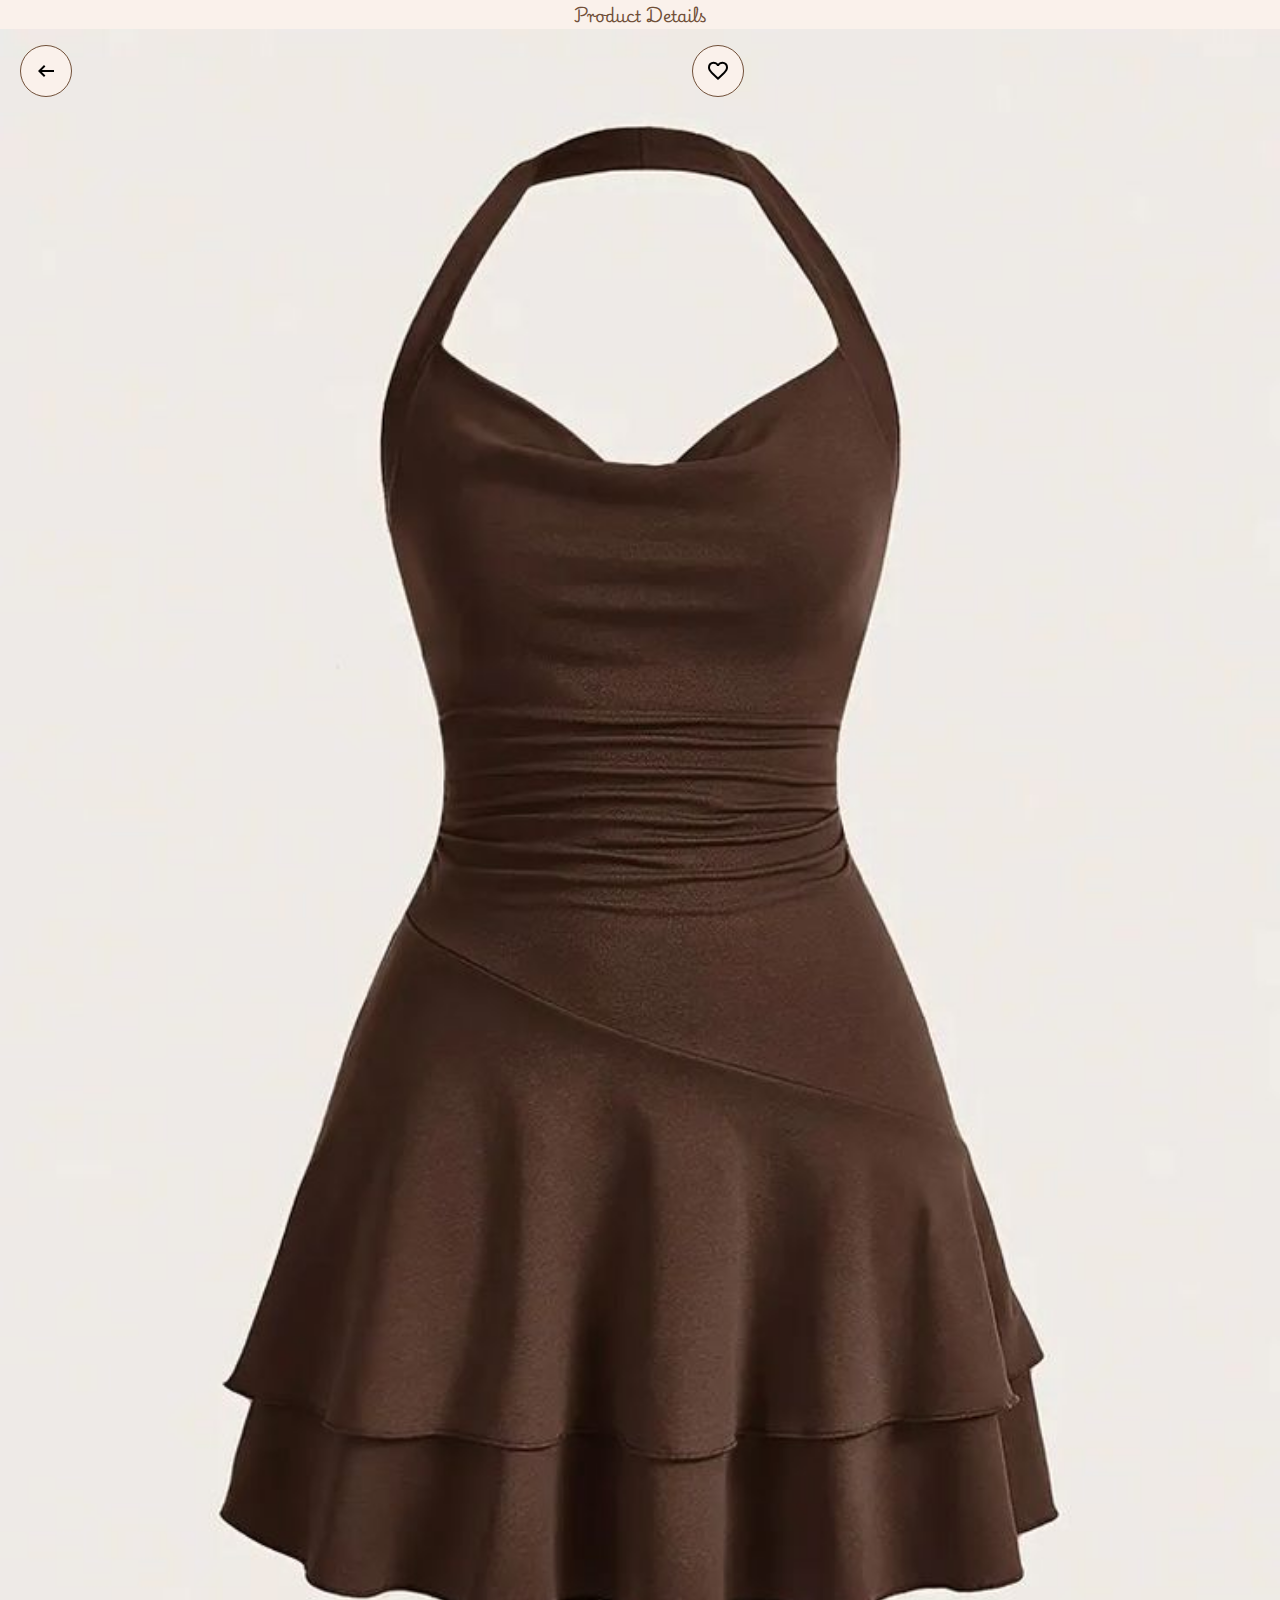
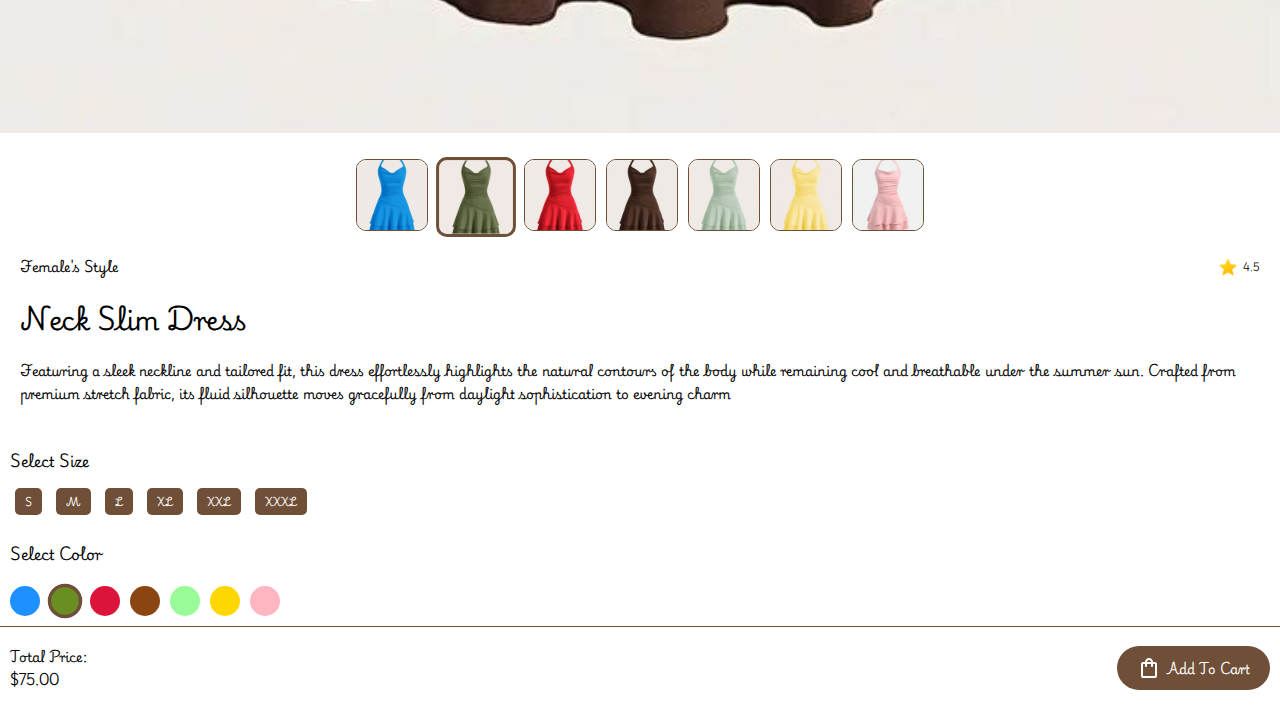
<file: products1.html>
<!DOCTYPE html>
<html lang="en">
<head>
    <meta charset="UTF-8">
    <meta name="viewport" content="width=device-width, initial-scale=1.0">
    <title>Document</title>
</head>
<style>
    @import url('https://fonts.googleapis.com/css2?family=Playwrite+HU:wght@100..400&display=swap');
    @import url('https://fonts.googleapis.com/css2?family=Inter:ital,opsz,wght@0,14..32,100..900;1,14..32,100..900&display=swap');
    
    body {
        font-family: "playwrite HU", cursive;
        margin: 0;
        padding: 0;
        font-size: 0.8rem;
    }
    .product-header {
        text-align: center;
        background-color: #faf1eb;
    }
    .product-header h3 {
        font-size: 1rem;
        color: #704F38;
       margin: 0;
        font-family: "playwrite HU", cursive;
    }
    .produtct-image-container {
       position: relative;
    }
    .product-image{
        width: 100%;
        height: auto;
    }
    .product-icons {
        display: flex;
        justify-content: center;
        align-items: center;
        margin-top: 10px;
        position: absolute;
        top: 25px;
        left: 10px;
        gap: 180px
    }
    .icon-1, .icon-2 {
        display: inline-block;
        margin: 10px;
        cursor: pointer;
        background-color: #faf1eb;
        width: 40px;
        height: 40px;
        display: flex;
        justify-content: center;
        align-items: center;
        border-radius: 100%;
        border: 1px solid #704F38;
        transition: all 0.3s ease;
    }
    
    .icon-1:hover, .icon-2:hover {
        background-color: #704F38;
        transform: scale(1.1);
    }
    
    .icon-1:hover svg, .icon-2:hover svg {
        fill: #fff;
    }
    
    .icon-2.favorited {
        background-color: #dc2626;
        border-color: #dc2626;
    }
    
    .icon-2.favorited svg {
        fill: #fff;
    }
    
    .product-details-image{
        display: flex;
        flex-wrap: wrap;
        justify-content: center;
        gap: 10px;
        margin-top: 20px;
    }
    .product-details-image img {
        width: 70px;
        height: 70px;
        object-fit: cover;
        border-radius: 10px;
        border: 1px solid #704F38;
        transition: transform 0.3s ease;
        cursor: pointer;
    }
.product-details-image img:hover {
        transform: scale(1.1);
    }
    
    .product-details-image img.active {
        border: 3px solid #704F38;
        transform: scale(1.05);
    }
    
    .product-details{
        margin: 20px;
        font-family: "playwrite HU", cursive;
    }
    .product-details p {
        margin: 0;
    }
.mini-product-details {
        display: flex;
        justify-content: space-between;
        align-items: center;
    }
    .item-rating-1 {
        display: flex;
        align-items: center;
        justify-content: center;
        gap: 5px;
        font-size: 0.57rem;
    }
    .rating-1{
        width: 20px;
        height: 20px;
    }
 .size-options{
    padding: 10px;
 }
.size-options h2{
        font-size: 0.9rem;
        margin-bottom: 10px;
    }
.size-options button {
        margin: 5px;
        border: none;
        border-radius: 5px;
        background-color: #704F38;
        color: white;
        cursor: pointer;
        font-family: "playwrite HU", cursive;
        font-size: 0.6rem;
        padding: 5px 10px;
        font-weight: 500;
        transition: all 0.3s ease;
    }
    
.size-options button:hover {
        background-color: #5a3e2a;
        transform: scale(1.05);
    }
    
.size-options button.selected {
        background-color: #5a3e2a;
        transform: scale(1.05);
    }


.select-color {
        font-size: 0.9rem;
        padding: 10px;
        margin: 0;
    }
    .color-options {
        display: flex;
        gap: 10px;
        padding: 10px;
    }
    .color-options button {
        width: 30px;
        height: 30px;
        border: none;
        border-radius: 100%;
        cursor: pointer;
        transition: transform 0.3s ease;
    }
    .color-options button:hover {
        transform: scale(1.1);
        border: 2px solid #000;
    }
    
    .color-options button.selected {
        transform: scale(1.15);
        border: 3px solid #704F38;
    }
    
   .button1 {
        background-color: #1E90FF;
    }
    .button2 {
        background-color: #6B8E23;
    }
    .button3 {
        background-color: #DC143C;
    }
    .button4 {
        background-color: #8B4513;
    }
    .button5 {
        background-color: #98FB98;
    }
    .button6 {
        background-color: #FFD700;
    }
    .button7 {
        background-color: #FFB6C1;
    }

.add-to-cart {
    display: flex;
    justify-content: space-between;
    align-items: center;
    padding: 10px;
    border-top: 1px solid #704F38;
}
.add-to-cart h1{
    font-size: 0.8rem;
    width: 100px;
}


.add-to-cart-button {
        background-color: #704F38;
        color: white;
        border: none;
        padding: 10px 20px;
        border-radius: 30px;
        cursor: pointer;
        font-family: "playwrite HU", cursive;
        font-size: 0.8rem;
        display: flex;
        align-items: center;
        gap: 5px;
        transition: all 0.3s ease;
    }
    
.add-to-cart-button:hover {
        background-color: #5a3e2a;
        transform: scale(1.05);
    }
    
    @media (min-width: 375px) {
        .product-icons {
          gap: 240px;
        }
        .icon-1, .icon-2 {
            width: 40px;
            height: 40px;
        }
    }
    @media (min-width: 425px) {
        .product-icons {
          gap: 280px;
        }
        .icon-1, .icon-2 {
            width: 40px;
            height: 40px;
        }
    }
    @media (min-width: 768px) {
        .product-icons {
          gap: 600px;
        }
        .icon-1, .icon-2 {
            width: 50px;
            height: 50px;
        }
    }
</style>
<body>
    
<section class="product-page" id="">
    <div class="product-header">
        <h3>Product Details</h3>
    </div>
  <div class="product-image-container">
    <img src="Images/neckslim4 (1).jpeg" alt="" class="product-image" id="mainProductImage"/>
  </div>
  <section class="product-icons">
    <div class="icon-1" onclick="goBack()">
      <svg xmlns="http://www.w3.org/2000/svg" height="24px" viewBox="0 -960 960 960" width="24px" fill="#000"><path d="M400-240 160-480l240-240 56 58-142 142h486v80H314l142 142-56 58Z"/></svg>
    </div>
    <div class="icon-2" id="favoriteBtn" onclick="toggleFavorite()">
      <svg xmlns="http://www.w3.org/2000/svg" height="24px" viewBox="0 -960 960 960" width="24px" fill="#000"><path d="m480-120-58-52q-101-91-167-157T150-447.5Q111-500 95.5-544T80-634q0-94 63-157t157-63q52 0 99 22t81 62q34-40 81-62t99-22q94 0 157 63t63 157q0 46-15.5 90T810-447.5Q771-395 705-329T538-172l-58 52Zm0-108q96-86 158-147.5t98-107q36-45.5 50-81t14-70.5q0-60-40-100t-100-40q-47 0-87 26.5T518-680h-76q-15-41-55-67.5T300-774q-60 0-100 40t-40 100q0 35 14 70.5t50 81q36 45.5 98 107T480-228Zm0-273Z"/></svg>
    </div>
  </section>
</section>

<section>
    <div class="product-details-image">
        <img src="Images/neckslim1.jpeg" alt="" onclick="changeMainImage(this)"/>
         <img src="Images/neck slim2.jpeg" alt="" onclick="changeMainImage(this)" class="active"/>
         <img src="Images/neckslim3.jpeg" alt="" onclick="changeMainImage(this)"/>
          <img src="Images/neckslim4 (1).jpeg" alt="" onclick="changeMainImage(this)"/>
            <img src="Images/neckslim5.jpeg" alt="" onclick="changeMainImage(this)"/>
            <img src="Images/neckslim6.jpeg" alt="" onclick="changeMainImage(this)"/>
            <img src="Images/neckslim7.jpeg" alt="" onclick="changeMainImage(this)"/>
    </div>
    <div class="product-details">
        <div class="mini-product-details">
            <p>Female's Style</p>
        <p class="item-rating-1"><img src="Images/icons8-star-48.png" alt="rating star" class="rating-1"> 4.5 </p>
        </div>
        <h1>Neck Slim Dress</h1>
        <p> Featuring a sleek neckline and tailored fit, this dress effortlessly highlights the natural contours of the body while remaining cool and breathable under the summer sun. Crafted from premium stretch fabric, its fluid silhouette moves gracefully from daylight sophistication to evening charm</p>
    </div>
    <!-- Size Buttons -->
<div class="size-options">
  <h2>Select Size</h2>
  <button class="size-buttons" type="button" tabindex="0" aria-label="Size S" title="Size S" onclick="selectSize(this)">S</button>
  <button class="size-buttons" type="button" tabindex="0" aria-label="Size M" title="Size M" onclick="selectSize(this)">M</button>
  <button class="size-buttons" type="button" tabindex="0" aria-label="Size L" title="Size L" onclick="selectSize(this)">L</button>
  <button class="size-buttons" type="button" tabindex="0" aria-label="Size XL" title="Size XL" onclick="selectSize(this)">XL</button>
  <button class="size-buttons" type="button" tabindex="0" aria-label="Size XXL" title="Size XXL" onclick="selectSize(this)">XXL</button>
  <button class="size-buttons" type="button" tabindex="0" aria-label="Size XXXL" title="Size XXXL" onclick="selectSize(this)">XXXL</button>
</div>

<!-- Color Buttons -->
<h2 class="select-color">Select Color</h2>
<div class="color-options">
  <button class="color-button button1" type="button" tabindex="0" aria-label="Blue" title="Blue" onclick="selectColor(this)"></button>
  <button class="color-button button2 selected" type="button" tabindex="0" aria-label="Green" title="Green" onclick="selectColor(this)"></button>
  <button class="color-button button3" type="button" tabindex="0" aria-label="Red" title="Red" onclick="selectColor(this)"></button>
  <button class="color-button button4" type="button" tabindex="0" aria-label="Brown" title="Brown" onclick="selectColor(this)"></button>
  <button class="color-button button5" type="button" tabindex="0" aria-label="LightGreen" title="LightGreen" onclick="selectColor(this)"></button>
  <button class="color-button button6" type="button" tabindex="0" aria-label="Yellow" title="Yellow" onclick="selectColor(this)"></button>
  <button class="color-button button7" type="button" tabindex="0" aria-label="Pink" title="Pink" onclick="selectColor(this)"></button>
</div>

<!-- Add To Cart Button -->
<div class="add-to-cart">
  <h1>Total Price: $75.00</h1>
  <button class="add-to-cart-button" type="button" tabindex="0" aria-label="Add To Cart" title="Add To Cart" onclick="addToCart()">
    <svg xmlns="http://www.w3.org/2000/svg" height="24px" viewBox="0 -960 960 960" width="24px" fill="#ffff"><path d="M240-80q-33 0-56.5-23.5T160-160v-480q0-33 23.5-56.5T240-720h80q0-66 47-113t113-47q66 0 113 47t47 113h80q33 0 56.5 23.5T800-640v480q0 33-23.5 56.5T720-80H240Zm0-80h480v-480h-80v80q0 17-11.5 28.5T600-520q-17 0-28.5-11.5T560-560v-80H400v80q0 17-11.5 28.5T360-520q-17 0-28.5-11.5T320-560v-80h-80v480Zm160-560h160q0-33-23.5-56.5T480-800q-33 0-56.5 23.5T400-720ZM240-160v-480 480Z"/></svg>
    Add To Cart
  </button>
</div>
</section>

<script>
    let isFavorited = false;
    let selectedSize = null;
    let selectedColor = 'Brown'; // Default selected color

    // Function to change main image when thumbnail is clicked
    function changeMainImage(clickedImage) {
        const mainImage = document.getElementById('mainProductImage');
        const allThumbnails = document.querySelectorAll('.product-details-image img');
        
        // Update main image source
        mainImage.src = clickedImage.src;
        
        // Remove active class from all thumbnails
        allThumbnails.forEach(img => img.classList.remove('active'));
        
        // Add active class to clicked thumbnail
        clickedImage.classList.add('active');
    }

    // Function to toggle favorite status
    function toggleFavorite() {
        const favoriteBtn = document.getElementById('favoriteBtn');
        isFavorited = !isFavorited;
        
        if (isFavorited) {
            favoriteBtn.classList.add('favorited');
            // Optional: Show a message or save to favorites list
            showMessage('Added to favorites!');
        } else {
            favoriteBtn.classList.remove('favorited');
            showMessage('Removed from favorites!');
        }
    }

    // Function to go back (you can customize this based on your needs)
    function goBack() {
        // Option 1: Go back in browser history
        if (window.history.length > 1) {
            window.history.back();
        } else {
            // Option 2: Redirect to a specific page if no history
            window.location.href = 'index.html'; // Change to your main page
        }
        
        // Option 3: You could also just show a message
        // showMessage('Going back...');
    }

    // Function to select size
    function selectSize(button) {
        // Remove selected class from all size buttons
        document.querySelectorAll('.size-buttons').forEach(btn => btn.classList.remove('selected'));
        
        // Add selected class to clicked button
        button.classList.add('selected');
        selectedSize = button.textContent;
        
        showMessage(`Size ${selectedSize} selected`);
    }

    // Color to image mapping
    const colorImageMap = {
        'Blue': 'Images/neckslim1.jpeg',
        'Green': 'Images/neck slim2.jpeg',
        'Red': 'Images/neckslim3.jpeg',
        'Brown': 'Images/neckslim4 (1).jpeg',
        'LightGreen': 'Images/neckslim5.jpeg',
        'Yellow': 'Images/neckslim6.jpeg',
        'Pink': 'Images/neckslim7.jpeg'
    };

    // Function to select color
    function selectColor(button) {
        // Remove selected class from all color buttons
        document.querySelectorAll('.color-button').forEach(btn => btn.classList.remove('selected'));
        
        // Add selected class to clicked button
        button.classList.add('selected');
        selectedColor = button.getAttribute('title');
        
        // Change main image based on selected color
        const mainImage = document.getElementById('mainProductImage');
        const newImageSrc = colorImageMap[selectedColor];
        
        if (newImageSrc) {
            mainImage.src = newImageSrc;
            
            // Update active thumbnail to match the new main image
            const allThumbnails = document.querySelectorAll('.product-details-image img');
            allThumbnails.forEach(img => {
                img.classList.remove('active');
                if (img.src.includes(newImageSrc.split('/').pop())) {
                    img.classList.add('active');
                }
            });
        }
        
        showMessage(`${selectedColor} color selected`);
    }

    // Function to add to cart
    function addToCart() {
        if (!selectedSize) {
            showMessage('Please select a size first!');
            return;
        }
        
        const cartItem = {
            name: 'Neck Slim Dress',
            size: selectedSize,
            color: selectedColor,
            price: 75.00
        };
        
        // Here you would typically save to localStorage or send to server
        console.log('Adding to cart:', cartItem);
        showMessage(`Added ${cartItem.name} (${cartItem.color}, Size ${cartItem.size}) to cart!`);
        
        // Optional: Update cart counter, redirect to cart, etc.
    }

    // Utility function to show messages
    function showMessage(message) {
        // Create a temporary message element
        const messageDiv = document.createElement('div');
        messageDiv.textContent = message;
        messageDiv.style.cssText = `
            position: fixed;
            top: 20px;
            right: 20px;
            background-color: #704F38;
            color: white;
            padding: 10px 20px;
            border-radius: 5px;
            z-index: 1000;
            font-family: "playwrite HU", cursive;
            font-size: 0.8rem;
        `;
        
        document.body.appendChild(messageDiv);
        
        // Remove message after 3 seconds
        setTimeout(() => {
            document.body.removeChild(messageDiv);
        }, 3000);
    }

    // Initialize the page
    document.addEventListener('DOMContentLoaded', function() {
        // Set default selections
        const defaultColorButton = document.querySelector('.button2'); // Brown color
        if (defaultColorButton) {
            defaultColorButton.classList.add('selected');
        }
        
        // Set first thumbnail as active if none is set
        const firstThumbnail = document.querySelector('.product-details-image img');
        if (firstThumbnail && !document.querySelector('.product-details-image img.active')) {
            firstThumbnail.classList.add('active');
        }
    });
</script>
</body>
</html>
</file>
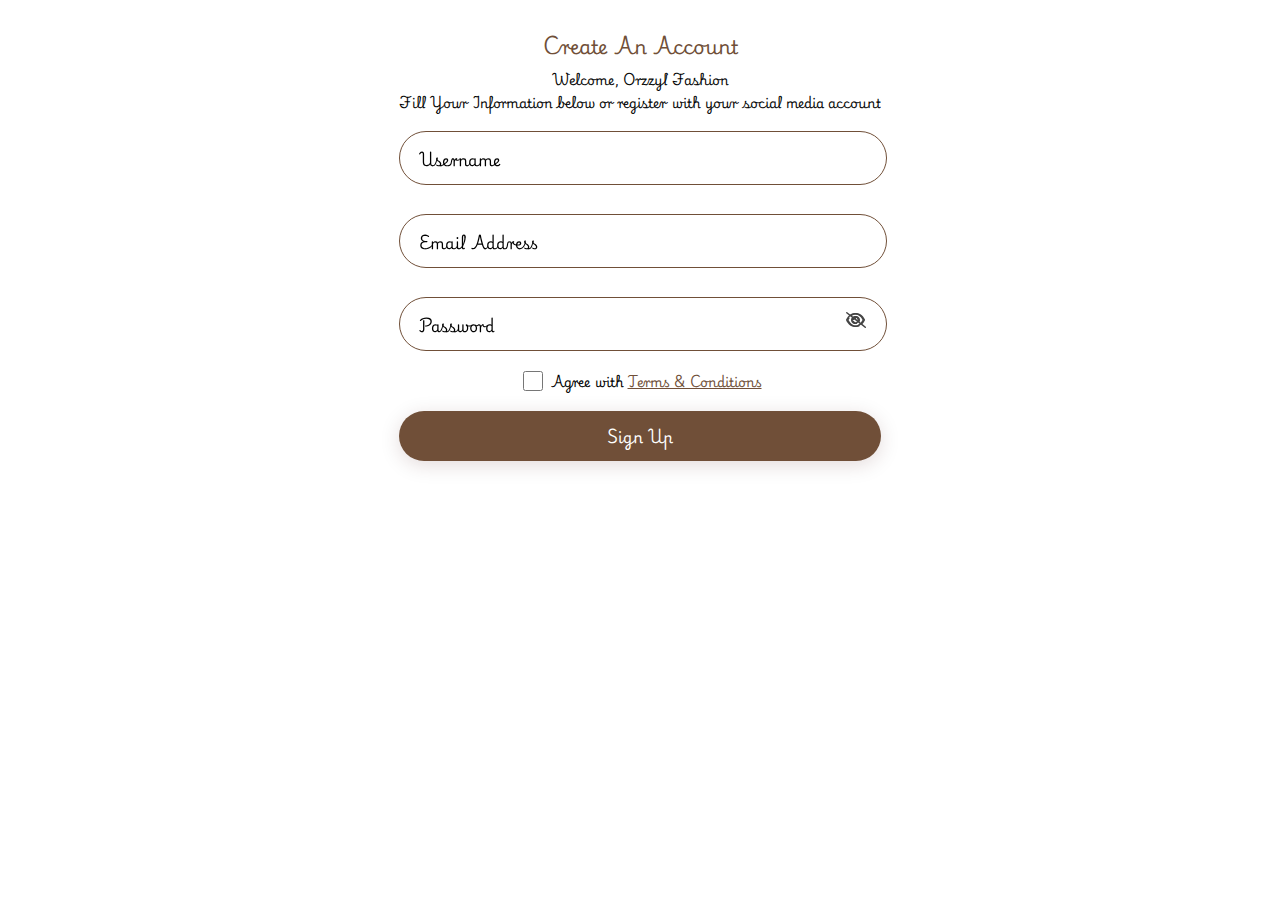
<file: signup.html>
<!DOCTYPE html>
<html lang="en">
<head>
    <meta charset="UTF-8">
    <meta name="viewport" content="width=device-width, initial-scale=1.0">
    <title>Orzzyl Fashion</title>
    <link rel="stylesheet" href="signup.css">
      <link
    rel="stylesheet"
    href="https://cdnjs.cloudflare.com/ajax/libs/font-awesome/6.7.2/css/all.min.css"
    crossorigin="anonymous"
    referrerpolicy="no-referrer"
  />
</head>
<body>
    <section>
        <div class="signup-container">
            <h1>Create An Account</h1>
            <p>Welcome, Orzzyl Fashion <br>Fill Your Information below or register with your social media account</p>
     <div class="form-container">
           <form class="input-group">
          <div class="input-field">
            <input type="text" class="input-box" id="regUsername" required />
            <label for="regUsername">Username</label>
          </div>
          <div class="input-field">
            <input type="email" class="input-box" id="regEmail" required />
            <label for="regEmail">Email Address</label>
          </div>
          <div class="input-field">
            <input type="password" class="input-box" id="regPassword" required />
            <label for="regPassword">Password</label>
            <div class="eye-area">
              <div class="eye-box" onclick="myRegPassword()">
                <i class="fa-regular fa-eye" id="eye-2"></i>
                <i class="fa-regular fa-eye-slash" id="eye-slash-2"></i>
              </div>
            </div>
          </div>
          <div class="remember">
            <input type="checkbox" class="check" id="formCheck2" />
            <label for="formCheck2">Agree with <a href="">Terms & Conditions</a></label>
          </div>
          <div class="input-field">
            <button type="submit" class="input-submit" id="register-button">Sign Up</button>
          </div>
        </form>
     </div>
        </div>
    </section>
<script>
  function myRegPassword() {    
    var x = document.getElementById("regPassword");
    var eye = document.getElementById("eye-2");
    var eyeSlash = document.getElementById("eye-slash-2");

    if (x.type === "password") {
      x.type = "text";
      eye.style.display = "none";
      eyeSlash.style.display = "block";
    } else {
      x.type = "password";
      eye.style.display = "block";
      eyeSlash.style.display = "none";
    }
  }
    document.getElementById("register-button").addEventListener("click", function(event) {
        event.preventDefault(); // Prevent form submission
        alert("Registration successful!"); // Show success message
    });
</script>
</body>
</html>
</file>
<file: getstarted.css>
@import url('https://fonts.googleapis.com/css2?family=Playwrite+HU:wght@100..400&display=swap');
@import url('https://fonts.googleapis.com/css2?family=Inter:ital,opsz,wght@0,14..32,100..900;1,14..32,100..900&display=swap');
body{
    margin: 0;
    padding: 0;
    display: flex;
    flex-direction: column;
    justify-content: center;
    align-items: center;
    /* background-color: #EDEDED; */
}
.overall-contents-container{
    display: flex;
    flex-direction: row;
    align-items: center;
    justify-content: center;
    width: 100%;
    height: 100%;
    gap: 20px;
    padding: 20px;
}


.mini-content-1{
    width: 200px;
    object-fit: cover;
    height: 450px;

}
.mini-content-1 img{
    width: 100%;
    height: 100%;
    border-radius: 100%;
    object-fit: cover;
        border-radius: 80px;
}
.content-2{
    display: flex;
    flex-direction: column;
    justify-content: center;
    align-items: center;
    gap: 10px;
}
.mini-content-2{
    width: 150px;
    object-fit: cover;
    height: 300px;

}
.mini-content-2 img{
    width: 100%;
    height: 100%;
    border-radius: 100%;
    object-fit: cover;
        border-radius: 50px;
}
.mini-content-3{
    width: 150px;
    object-fit: cover;
    height: 150px;

}
.mini-content-3 img{
    width: 100%;
    height: 100%;
    border-radius: 100%;
    object-fit: cover;
        border-radius: 100%;
}
.content-3{
    display: flex;
    flex-direction: column;
    justify-content: center;
    align-items: center;
    gap: 10px;
    padding-top: 20px;
    padding-bottom: 20px;
}
.content-3 h1{
    font-size: 1rem;
    font-weight: 600;
    text-align: center;
    font-family: "playwrite HU", cursive;
    margin: 0;
}
span{
    color: #704F38; 
}
.content-3 p{
    font-size: 0.8rem;
    text-align: center;
    font-family: "playwrite HU", cursive;
    margin: 0;
}
.button-container {
    display: flex;
    justify-content: center;
    align-items: center;
    margin-top: 20px;
    width: 100%;
}
button{
    background-color: #704F38; /* Tomato color */
    color: #EDEDED;
    border: none;
    padding: 10px 50px;
 
    font-size: 1rem;
    font-family: "playwrite HU", cursive;
    cursor: pointer;
    border-radius: 30px;
    transition: background-color 0.3s ease;
}

@media screen and (max-width: 600px) {
    .mini-content-1 {
        width: 200px;
    }
    .mini-content-1 img {
        width: 100%;
        height: 100%;
    }
}
@media screen and (max-width: 400px) {
    .overall-contents-container{
    display: flex;
    flex-direction: row;
    align-items: center;
    justify-content: center;
    gap: 10px;
    width: 100%;
    padding: 0;
    margin-top: 20px;
}

    .mini-content-1 {
        width: 150px;
    }
    .mini-content-1 img {
        width: 100%;
        height: 100%;
        border-radius: 50px;
    }
    .mini-content-2{
    width: 130px;
    object-fit: cover;
    height: 300px;

}
.mini-content-3{
    width: 130px;
    object-fit: cover;
    height: 130px;

}
}
</file>
<file: landingpage.css>
@import url("https://fonts.googleapis.com/css2?family=Playwrite+HU:wght@100..400&display=swap");
@import url("https://fonts.googleapis.com/css2?family=Inter:ital,opsz,wght@0,14..32,100..900;1,14..32,100..900&display=swap");
body {
  margin: 0px;
  background: #fff;
  padding: 20px;
  font-family: "Playwrite HU", cursive;
  /* display: flex;
      justify-content: center;
      align-items: center; */
  height: 100vh;
}

.search-filter-container {
  display: flex;
  align-items: center;
  gap: 10px;
  width: 100%;
  max-width: 500px;
}

.search-input {
  width: 100%;
  height: 45px;
  padding: 0 15px;
  border: 1px solid #704f38;
  border-radius: 10px;
  font-family: "Playwrite HU", cursive;
  font-size: 0.9rem;
  outline: none;
  color: #704f38;
  background: rgba(255, 255, 255, 0.1);
  -webkit-backdrop-filter: blur(2px);
  backdrop-filter: blur(2px);
  text-align: center;
}

.filter-btn {
  height: 45px;
  border: none;
  border-radius: 10px;
  background: #704f38;
  color: white;
  font-family: "Playwrite HU", cursive;
  font-size: 0.9rem;
  cursor: pointer;
  display: flex;
  align-items: center;
  gap: 8px;
  transition: 0.3s;
}

.filter-btn:hover {
  background: #5a3c2b;
}
.slider-container {
  position: relative;
  overflow: hidden;
  max-width: 100%;
  height: auto;
  margin-top: 20px;
  border-radius: 20px;
  background: #faf1eb;
}

.slider-wrapper {
  display: flex;
  transition: transform 0.5s ease;
}

.slide {
  min-width: 100%;
  box-sizing: border-box;
  padding: 20px;
  text-align: center;
}

.slide h1 {
  font-size: 2rem;
  color: #704f38;
  margin: 0;
}

.slide p {
  font-size: 1rem;
  color: #333;
  margin: 0;
}

.shop-button {
  padding: 10px 20px;
  border: none;
  background-color: #704f38;
  color: white;
  font-size: 1rem;
  border-radius: 10px;
  cursor: pointer;
  margin-bottom: 20px;
}

.collection-image {
  width: 100%;
  max-width: 300px;
  height: 450px;
  object-fit: cover;
  margin: 0 auto;
  border-radius: 20px;
}

.indicators {
  text-align: center;
  margin-bottom: 10px;
}

.dot {
  height: 12px;
  width: 12px;
  margin: 0 6px;
  background-color: #bbb;
  border-radius: 50%;
  display: inline-block;
  transition: background-color 0.3s;
  cursor: pointer;
}

.dot.active {
  background-color: #704f38;
}

.div-container {
  width: 100%;
  max-width: 1200px;
  margin: 0 auto;
  padding: 20px;
  box-sizing: border-box;
  background: #fff;
  border-radius: 16px;
  box-shadow: 0 2px 16px rgba(112, 79, 56, 0.08);
}
.categories-container {
  display: flex;
  flex-direction: row;
  align-items: center;
  text-align: center;
  justify-content: center;
  padding-top: 20px;
}
.categories {
  display: flex;
  flex-wrap: wrap;
  justify-content: space-between;
  gap: 20px;
  padding-top: 20px;
}
.categories h1 {
  font-size: 1.2rem;
  margin: 0;
}

.categories p {
  font-size: 0.9rem;
  color: #704f38;
  margin: 0;
}
.categories a {
  text-decoration: none;
  color: #704f38;
  font-size: 0.8rem;
}
.categories-image-container {
  display: flex;
  flex-direction: column;
  align-items: center;
  text-align: center;
  font-size: 0.8rem;
  width: 100%;
}
.category-item {
  background-color: #faf1eb;
  height: 70px;
  width: 70px;
  display: flex;
  border-radius: 100%;
  justify-content: center;
  align-items: center;
  border: 1px solid #704f38;
}
.category-image {
  width: 40px;
  height: 40px;
  object-fit: cover;
}
.example {
  padding-bottom: 20px;
}
.cards-container {
  display: flex;
  gap: 20px;
  overflow-x: auto;
  padding: 20px 0;
  scroll-behavior: smooth;
  -ms-overflow-style: none;
}
.cards-container::-webkit-scrollbar {
  display: none;
}
.card {
  min-width: 3rem;
  height: 2rem;
  border-radius: 4rem;
  display: flex;
  align-items: center;
  justify-content: center;
  color: black;
  border: solid 1px #704f38;
  background: rgba(255, 255, 255, 0.1);
  font-weight: bold;
  cursor: grab;
  transition: transform 0.3s ease, box-shadow 0.3s ease;
  padding: 0 24px;
}
.card:hover {
  transform: scale(1.03);
  box-shadow: 0 4px 20px rgba(0, 0, 0, 0.15);
  background: #704f38;
  color: white;
}
a {
  text-decoration: none;
  font-size: 0.7rem;
  color: inherit;
}
a:hover {
  color: inherit;
}
.names {
  min-width: 2rem;
}
.Sales-item-container {
  display: flex;
  flex-direction: row;
  flex-wrap: wrap;
  gap: 20px;
  align-items: center;
  justify-content: space-between;
  margin-bottom: 20px;
}
.sales-items-details {
  display: flex;
  flex-direction: column;
  align-items: flex-start;
}

.sales-item-image {
  width: 150px;
  height: 170px;
  border-radius: 5px;
  object-fit: cover;
}
.item-name {
  display: flex;
  justify-content: space-between;
  width: 100%;
  align-items: center;
  flex-direction: row;
  gap: 10px;
}
.item-name h1 {
  font-size: 0.7rem;
  margin: 0;
  font-weight: 500;
}
.item-rating {
  font-size: 0.5rem;
  display: flex;
  justify-content: center;
  align-items: center;
  flex-direction: row;
  gap: 5px;
  margin: 0;
}
.rating {
  width: 15px;
  height: 15px;
}
.sales-items-details h2 {
  font-size: 0.6rem;
  color: #704f38;
  margin: 0;
}
.overall-menu-icon-container {
padding: 30px;
}
.menu-icon-container {
  display: flex;
  justify-content: space-between;
  align-items: center;
  background-color: #704f38;
  color: white;
  border-radius: 40px;
  position: fixed;
  bottom: 0;
  left: 0;
  height: 60px;
  width: 100%;
  z-index: 1000;
}
.menu-icon{
  display: flex;
  justify-content: center;
  align-items: center;
  padding: 10px;
  
}
.menu-icon:hover {
  background-color: white;
  cursor: pointer;
  border-radius: 100%;
  padding: 10px; 
  width: 30px;
  height: 30px;
  margin: 10px;

}
.svg:hover {
  fill:#704f38;

}

/* Responsive adjustments */
@media screen and (max-width: 900px) {
  .div-container {
    max-width: 95%;
    padding: 12px;
  }
}

@media screen and (max-width: 600px) {
  .div-container {
    max-width: 100%;
    padding: 6px;
    border-radius: 8px;
  }
}

@media screen and (max-width: 600px) {
  .slide h1 {
    font-size: 1.5rem;
  }

  .shop-button {
    font-size: 0.9rem;
  }
}
.flash-sales-container {
  display: flex;
  flex-direction: row;
  align-items: center;
  justify-content: space-between;
  margin-bottom: 20px;
  margin-top: 20px;
}

.flash-sales-title {
  font-size: 1rem;
  color: #704f38;
  margin: 0;
}

.flash-timer-row {
  display: flex;
  flex-direction: row;
  align-items: center;
  gap: 8px;
  font-size: 0.8rem;
  color: #333;
}

.closing-label {
  font-weight: 500;
}
</file>
<file: signup.css>
@import url('https://fonts.googleapis.com/css2?family=Playwrite+HU:wght@100..400&display=swap');
@import url('https://fonts.googleapis.com/css2?family=Inter:ital,opsz,wght@0,14..32,100..900;1,14..32,100..900&display=swap');
body{
    display: flex;
    flex-direction: column;
    justify-content: center;
    align-items: center;
    Padding: 20px;
}
.signup-container {
    display: flex;
    flex-direction: column;
    justify-content: center;
    align-items: center;
    gap: 5px;
}
.signup-container h1 {
    font-size: 1.2rem;
    color: #704F38;
    margin: 0;
    font-family: "playwrite HU", cursive;
}
.signup-container p {
    font-size: 0.8rem;
    color: #040404;
    margin: 0;
    font-family: "playwrite HU", cursive;
    text-align: center;
}
.form-container{
    width: 100%;
}

.input-group {
      width: 100%;
      display: flex;
      flex-direction: column;
      justify-content: center;
      align-items: center;
      gap: 5px;
    }
    .input-field {
      margin: 12px 0;
      position: relative;
      font-family: "playwrite HU", cursive;
      font-size: 0.8rem;
      width: 100%;
    }
    .input-box {
        width: 100%;
      height: 50px;
      font-size: 15px;
      color: #704F38;
      border: solid 1px #704F38;
      border-radius: 30px;
      background: rgba(255, 255, 255, 0.1);
      -webkit-backdrop-filter: blur(2px);
      backdrop-filter: blur(2px);
      outline: none;
      font-family: "playwrite HU", cursive;
      text-align: center;
    }
    .input-field label {
      position: absolute;
      left: 20px;
      top: 15px;
      font-size: 15px;
      transition: 0.3s ease-in-out;
    }
    .input-box:focus ~ label,
    .input-box:valid ~ label {
      top: 2px;
      font-size: 10px;
      color: #704F38;
      font-weight: 500;
    }
    .remember {
      display: flex;
      font-size: 0.8rem;
      align-items: center;
      justify-content: center;
      font-family: "playwrite HU", cursive;
    }
    .remember input {
      width: 20px;
      height: 20px;
      margin-right: 8px;
      cursor: pointer;  
    }

    input[type="checkbox"] {
  accent-color: #704F38; /* or any color you want */
}

    .check {
      margin-right: 8px;
      width: 24px;
      color: #704F38;
    }
    a {
      color: #704F38;
    }
     
    .eye-area {
      position: absolute;
      top: 15px;
      right: 35px;
    }
    .eye-box i {
      position: absolute;
      color: #444;
      cursor: pointer;
      font-size: 1rem;
    }
    #eye,
    #eye-2 {
      opacity: 1;
    } 
    .input-submit {
      width: 100%;
      height: 50px;
      font-size: 15px;
      font-weight: 500;
      border: none;
      border-radius: 30px;
      background: #704F38;
      color: #fff;
      font-family: "playwrite HU", cursive;
      box-shadow: 0px 4px 20px rgba(62, 9, 9, 0.144);
      cursor: pointer;
      transition: 0.4s;
    }
    .input-submit:hover {
      background: black;
      box-shadow: 0px 4px 20px rgba(62, 9, 9, 0.32);
    }
</file>
